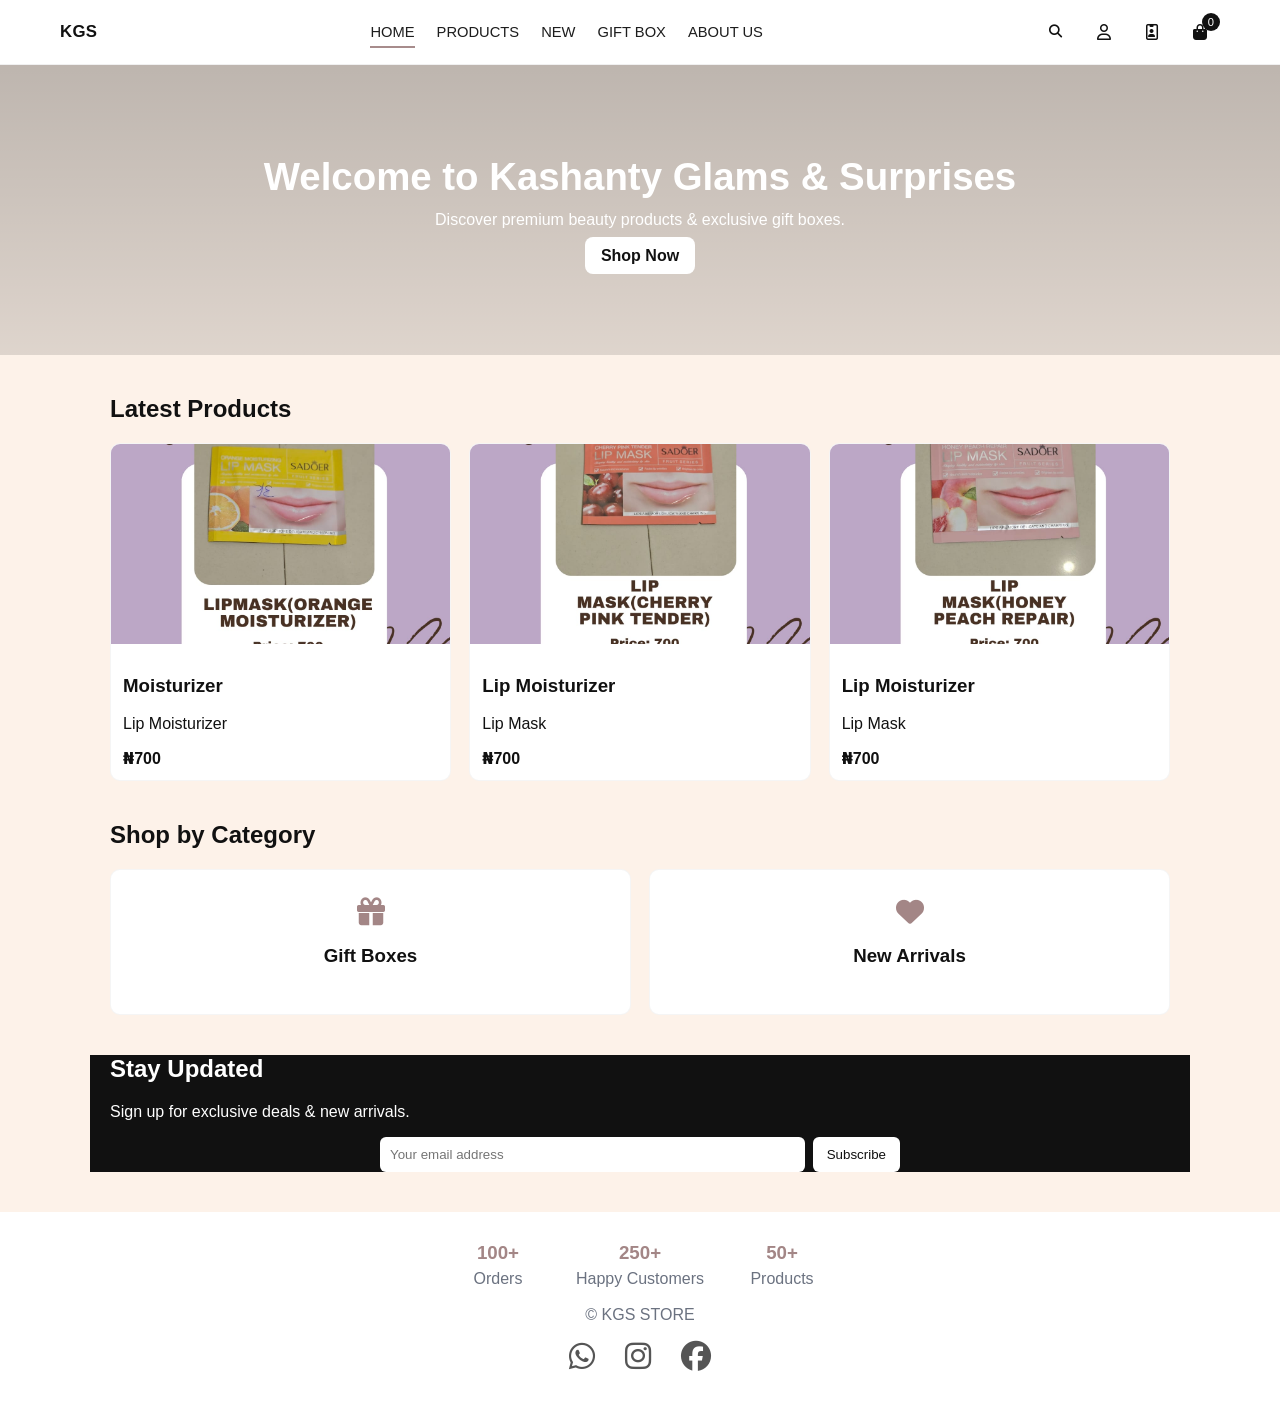
<file: index.html>
<!DOCTYPE html>
<html lang="en">
<head>
  <meta charset="utf-8" />
  <meta name="viewport" content="width=device-width,initial-scale=1" />
  <title>Kashanty Glams & Surprises</title>
<link rel="icon" type="image/png" href="favicon.jpg">
  <!-- Font Awesome -->
  <link rel="stylesheet" href="https://cdnjs.cloudflare.com/ajax/libs/font-awesome/6.5.0/css/all.min.css"/>

  <style>
    :root{
      --nav-h:64px;
      --bg:#fdf2e9;
      --ink:#111;
      --muted:#6b7280;
      --accent:#a38686;
      --drawer-width:320px;
    }

    /* ---------- Base ---------- */
    *{box-sizing:border-box}
    body{margin:0;font-family:Arial,system-ui,-apple-system,"Segoe UI",Roboto,"Helvetica Neue",sans-serif;background:var(--bg);color:var(--ink);-webkit-font-smoothing:antialiased}
    a{color:inherit;text-decoration:none}

    /* ---------- Top Nav ---------- */
    .site-nav{
      position:sticky;top:0;left:0;right:0;
      z-index:1100;
      background:#fff;
      border-bottom:1px solid rgba(0,0,0,0.06);
    }
    .nav-inner{
      max-width:1200px;margin:0 auto;padding:10px 20px;display:flex;align-items:center;justify-content:space-between;gap:12px;height:var(--nav-h);
    }
    .brand{font-weight:700; font-size:1.05rem; letter-spacing:0.02em}
    .primary-nav{display:flex;gap:22px;list-style:none;margin:0;padding:0;align-items:center}
    .primary-nav a{font-size:0.92rem;text-transform:uppercase;opacity:.95;padding:6px 0;border-bottom:2px solid transparent}
    .primary-nav a.is-active{border-bottom-color:var(--accent)}
    .utility{display:flex;align-items:center;gap:8px}

    .icon-btn{width:40px;height:40px;border-radius:10px;display:grid;place-items:center;border:none;background:transparent;cursor:pointer;color:var(--ink)}
    .icon-btn:hover{background:#f3f4f6}

    .cart{position:relative}
    .cart .badge{position:absolute;top:1px;right:0;background:var(--ink);color:#fff;min-width:18px;height:18px;line-height:18px;border-radius:999px;font-size:.7rem;padding:0 5px;text-align:center}

    /* Hide hamburger on desktop, show only mobile */
    .hamburger{display:none}

    /* ---------- Nav search (slide-down) ---------- */
    .nav-search{display:none;border-top:1px solid rgba(0,0,0,0.05);background:#fff}
    .nav-search form{max-width:1100px;margin:0 auto;padding:10px 18px;display:flex;gap:10px;align-items:center}
    .nav-search input{flex:1;height:40px;padding:8px 12px;border:1px solid #e6e6e6;border-radius:8px}
    .nav-search button{width:40px;height:40px;border-radius:8px;border:none;background:#f3f3f3;display:grid;place-items:center}

    /* ---------- Hero & sections (kept simple) ---------- */
    .hero{padding:90px 20px;text-align:center;background:url('https://source.unsplash.com/1600x600/?cosmetics,beauty') center/cover no-repeat;color:#fff;position:relative}
    .hero::after{content:"";position:absolute;inset:0;background:linear-gradient(180deg,rgba(0,0,0,0.25),rgba(0,0,0,0.12))}
    .hero .hero-inner{position:relative;z-index:1;max-width:1100px;margin:0 auto}
    .hero h1{font-size:2.4rem;margin:0 0 12px}
    .hero p{margin:0 0 18px}

    .section{max-width:1100px;margin:40px auto;padding:0 20px}
    .products{display:grid;grid-template-columns:repeat(auto-fit,minmax(220px,1fr));gap:18px}
    .product{background:#fff;border-radius:10px;overflow:hidden;border:1px solid rgba(0,0,0,0.04);text-align:left}
    .product img{width:100%;height:200px;object-fit:cover;display:block}
    .product .info{padding:12px}

    /* ---------- Bottom Nav (mobile) ---------- */
    .bottom-nav{
      position:fixed;left:0;right:0;bottom:0;height:64px;background:#fff;border-top:1px solid rgba(0,0,0,0.06);display:flex;z-index:1000;align-items:center;justify-content:space-around;padding:0 6px
    }
    .bottom-nav .nav-item{flex:1;text-align:center;font-size:12px;color:#444;display:flex;flex-direction:column;align-items:center;justify-content:center;padding:6px 0}
    .bottom-nav .nav-item i{font-size:18px;margin-bottom:4px}

    /* Show bottom nav only on small screens */
    @media(min-width:961px){.bottom-nav{display:none}}

    /* ---------- Category Drawer ---------- */
    .category-drawer{
      position:fixed;top:0;left:0;width:var(--drawer-width);height:100vh;
      background: linear-gradient(180deg,#fff,#f7f6f6);
      box-shadow: 6px 0 30px rgba(0,0,0,0.12);
      transform:translateX(-120%); /* hidden */
      transition:transform .32s cubic-bezier(.2,.9,.25,1);
      z-index:2000;display:flex;flex-direction:column;padding:22px 18px;
      -webkit-overflow-scrolling:touch;
    }
    .category-drawer.active{transform:translateX(0)}
    .category-drawer .drawer-header{display:flex;align-items:center;justify-content:space-between;gap:10px}
    .category-drawer h3{margin:0;font-size:20px;font-weight:700}
    .category-drawer .close-btn{background:transparent;border:none;font-size:22px;cursor:pointer;color:#333}
    .category-drawer hr{border:0;border-top:1px solid rgba(0,0,0,0.06);margin:14px 0}
    .category-drawer ul{list-style:none;padding:0;margin:8px 0;overflow:auto}
    .category-drawer li{margin:2px 0}
    .category-drawer a{display:flex;gap:12px;align-items:center;padding:12px;border-radius:8px;color:#333;font-weight:600}
    .category-drawer a i{width:28px;text-align:center;color:var(--accent)}
    .category-drawer a:hover{background:#f3f3f3}

    /* overlay */
    .overlay{position:fixed;inset:0;background:rgba(0,0,0,0.45);opacity:0;pointer-events:none;transition:opacity .25s;z-index:1900}
    .overlay.active{opacity:1;pointer-events:auto}

    /* when drawer is open prevent body scroll */
    .drawer-open{overflow:hidden;height:100vh}

    /* make drawer hidden on wider screens (we only want it on mobile) */
    @media(min-width:769px){
      .category-drawer{display:none}
      .overlay{display:none}
    }

    /* a bit of polish - large text in drawer on mobile */
    @media(max-width:420px){
      .category-drawer a{font-size:16px;padding:14px}
    }

    /* Hide desktop nav on mobile */
@media (max-width: 768px) {
  .site-nav {
    display: none;
  }

  /* Top Nav */
  .mobile-top-nav {
    display: block;
    background: #fff;
    border-bottom: 1px solid #ddd;
    padding: 10px 15px;
    position: sticky;
    top: 0;
    z-index: 1000;
  }
  .mobile-top-inner {
    display: flex;
    justify-content: space-between;
    align-items: center;
  }
  .mobile-top-nav .brand {
    font-size: 20px;
    font-weight: bold;
    color: #333;
    text-decoration: none;
  }
  .nav-icons {
    display: flex;
    gap: 15px;
  }
  .nav-icons button {
    background: none;
    border: none;
    font-size: 20px;
    cursor: pointer;
  }

  /* Search dropdown */
  .mobile-search {
    display: none;
    padding: 10px;
    border-top: 1px solid #ddd;
    background: #f9f9f9;
  }
  .mobile-search form {
    display: flex;
  }
  .mobile-search input {
    flex: 1;
    padding: 8px;
    border: 1px solid #ccc;
    border-radius: 4px;
  }
  .mobile-search button {
    margin-left: 5px;
    background: #ff4081;
    color: #fff;
    border: none;
    padding: 8px 12px;
    border-radius: 4px;
  }

  /* Menu dropdown */
  .mobile-menu {
    display: none;
    list-style: none;
    padding: 0;
    margin: 0;
    border-top: 1px solid #ddd;
    background: #fff;
  }
  .mobile-menu li {
    border-bottom: 1px solid #eee;
  }
  .mobile-menu li a {
    display: block;
    padding: 12px;
    color: #333;
    text-decoration: none;
  }
  .mobile-menu li a:hover {
    background: #f5f5f5;
  }

  /* Bottom Nav */
  .mobile-bottom-nav {
    display: flex;
    justify-content: space-around;
    align-items: center;
    background: #fff;
    border-top: 1px solid #ddd;
    position: fixed;
    bottom: 0;
    width: 100%;
    padding: 5px 0;
    z-index: 1000;
  }
  .mobile-bottom-nav .nav-item {
    display: flex;
    flex-direction: column;
    align-items: center;
    font-size: 12px;
    text-decoration: none;
    color: #333;
  }
  .mobile-bottom-nav .nav-item i {
    font-size: 18px;
    margin-bottom: 3px;
  }
}

/* Show mobile nav only on small screens */
@media (max-width: 768px) {
  .site-nav { /* your desktop nav class */
    display: none;
  }

  .top-mobile-nav,
  .bottom-mobile-nav {
    display: flex;
  }

  .top-mobile-nav {
    justify-content: space-between;
    align-items: center;
    padding: 10px 15px;
    background: #fff;
    border-bottom: 1px solid #eee;
  }

  .bottom-mobile-nav {
    position: fixed;
    bottom: 0;
    left: 0;
    right: 0;
    background: #fff;
    border-top: 1px solid #eee;
    justify-content: space-around;
    padding: 8px 0;
    z-index: 1000;
  }

  .bottom-mobile-nav a {
    text-align: center;
    flex: 1;
    font-size: 14px;
    color: #333;
  }
}

/* Hide mobile navbar by default */
.mobile-nav {
  display: none;
}

/* Show mobile navbar only on small screens */
@media screen and (max-width: 768px) {
  .mobile-nav {
    display: flex;
    flex-direction: column;
    justify-content: space-between;
    position: fixed;
    top: 0;
    left: 0;
    width: 100%;
    height: auto;
    background: white;
    box-shadow: 0 2px 8px rgba(0,0,0,0.1);
    z-index: 1000;
  }

  .top-bar {
    display: flex;
    align-items: center;
    justify-content: space-between;
    padding: 10px 16px;
    border-bottom: 1px solid #eee;
  }

  .brand {
    font-size: 18px;
    font-weight: bold;
  }

  .bottom-nav {
    display: flex;
    justify-content: space-around;
    padding: 10px 0;
    border-top: 1px solid #eee;
  }

  .bottom-nav a {
    text-decoration: none;
    color: #555;
    font-size: 14px;
  }
}

/* --- FIX: clean mobile vs desktop nav visibility --- */

/* Hide mobile navbars by default (desktop view) */
.mobile-top-nav,
.bottom-nav {
  display: none;
}

/* Show them only on mobile screens */
@media (max-width: 768px) {
  /* Hide the desktop nav entirely */
  .site-nav {
    display: none;
  }

  /* Top mobile nav */
  .mobile-top-nav {
    display: block;
    background: #fff;
    border-bottom: 1px solid #ddd;
    padding: 10px 15px;
    position: sticky;
    top: 0;
    z-index: 1000;
  }

  /* Bottom mobile nav */
  .bottom-nav {
    display: flex;
  }
}

/* Desktop search bar styling */
.search-bar {
  display: flex;
  align-items: center;
  background: #fff;
  border-radius: 25px;
  padding: 5px 10px;
  border: 1px solid #ccc;
  position: relative;
  z-index: 1000; /* ensures it's clickable */
}

.search-bar input {
  flex: 1;
  border: none;
  outline: none;
  padding: 8px;
  font-size: 14px;
}

.search-bar button {
  background: none;
  border: none;
  cursor: pointer;
  color: #555;
  font-size: 16px;
}

.search-bar button:hover {
  color: #000;
}

.footer-social {
  display: flex;
  justify-content: center;
  gap: 30px;
  margin-top: 1rem;
}

.footer-social a {
  color: #555;
  font-size: 30px;
  transition: color 0.3s ease, transform 0.3s ease;
}

.footer-social a:hover {
  color: #ff3333;
  transform: scale(1.2);
}

footer {
  transform: translateY(30px);
  opacity: 0;
  transition: all 0.6s ease-out;
}

footer.visible {
  transform: translateY(0);
  opacity: 1;
}

@media (max-width: 775px) {
  .bottom-nav {
    position: sticky;
    bottom: 0;
    top: auto;
    margin-top: 20px; /* adds some gap above */
  }
}

  </style>
</head>
<body>

  <!-- TOP MOBILE NAV -->
<nav class="mobile-top-nav">
  <div class="mobile-top-inner">
    <!-- Brand -->
    <a href="index.html" class="brand">KGS</a>

    <!-- Icons -->
    <div class="nav-icons">
      <!-- Search -->
      <button id="mobileSearchBtn"><i class="fa-solid fa-magnifying-glass"></i></button>
      <!-- Menu -->
      <button id="mobileMenuBtn"><i class="fa-solid fa-bars"></i></button>
    </div>
  </div>

  <!-- Search dropdown -->
  <div class="mobile-search" id="mobileSearch">
    <form action="product.html" method="get">
      <input type="text" name="q" placeholder="Search products…" />
      <button type="submit"><i class="fa-solid fa-arrow-right"></i></button>
    </form>
  </div>

  <!-- Dropdown Menu -->
  <ul class="mobile-menu" id="mobileMenu">
    <li><a href="product.html">Products</a></li>
    <li><a href="sale.html">Gift Box</a></li>
    <li><a href="new.html">New</a></li>
    <li><a href="contact.html">About Us</a></li>
  </ul>
</nav>


  <!-- TOP NAV -->
  <nav class="site-nav" id="site-nav">
    <div class="nav-inner">
      <a href="index.html" class="brand">KGS</a>

      <ul class="primary-nav" id="primaryNav">
        <li><a href="index.html" class="is-active">Home</a></li>
        <li><a href="product.html">Products</a></li>
        <li><a href="new.html">New</a></li>
        <li><a href="sale.html">Gift Box</a></li>
        <li><a href="contact.html">About Us</a></li>
      </ul>

      <div class="utility">
        <button class="icon-btn" id="searchToggle" aria-label="search"><i class="fa-solid fa-magnifying-glass"></i></button>
        <a href="login.html" class="icon-btn" title="Login"><i class="fa-regular fa-user"></i></a>
        <a href="register.html" class="icon-btn" title="Register"><i class="fa-regular fa-id-badge"></i></a>
        <a href="cart.html" class="icon-btn cart" title="Cart"><i class="fa-solid fa-bag-shopping"></i><span class="badge" id="cart-count">0</span></a>
        <button class="icon-btn hamburger" id="navToggle" aria-label="menu" title="Menu"><span style="display:block;width:18px;height:2px;background:var(--ink);margin:3px 0"></span></button>
      </div>
    </div>

    <!-- slide-down search (kept simple) -->
    <div class="nav-search" id="navSearch">
      <form action="product.html" method="get" class="search-bar">
  <input type="text" name="q" placeholder="Search products..." required>
  <button type="submit"><i class="fa-solid fa-search"></i></button>
</form>
    </div>
  </nav>

  <!-- HERO -->
  <section class="hero">
    <div class="hero-inner">
      <h1>Welcome to Kashanty Glams & Surprises</h1>
      <p>Discover premium beauty products & exclusive gift boxes.</p>
      <a href="product.html" style="background:#fff;color:#111;padding:10px 16px;border-radius:8px;font-weight:700">Shop Now</a>
    </div>
  </section>

  <!-- SIMPLE FEATURE LIST -->
  <section class="section">
    <h2>Latest Products</h2>
    <div class="products">
      <a class="product" href="product.html">
        <img src="34.jpg" alt="Lip Mask">
        <div class="info"><h3>Moisturizer</h3><p>Lip Moisturizer</p><strong>₦700</strong></div>
      </a>
      <a class="product" href="product.html">
        <img src="35.jpg" alt="Lip Mask">
        <div class="info"><h3>Lip Moisturizer</h3><p>Lip Mask</p><strong>₦700</strong></div>
      </a>
      <a class="product" href="product.html">
        <img src="36.jpg" alt="Lip Mask">
        <div class="info"><h3>Lip Moisturizer</h3><p>Lip Mask</p><strong>₦700</strong></div>
      </a>
    </div>
  </section>

  <!-- COLLECTIONS -->
  <section class="section">
    <h2>Shop by Category</h2>
    <div class="collections" style="display:grid;grid-template-columns:repeat(auto-fit,minmax(200px,1fr));gap:18px">
      <a href="sale.html" class="product collection" style="text-align:center;padding:28px 20px">
        <i class="fa-solid fa-gift" style="font-size:28px;color:var(--accent)"></i>
        <h3>Gift Boxes</h3>
      </a>
      <a href="new.html" class="product collection" style="text-align:center;padding:28px 20px">
        <i class="fa-solid fa-heart" style="font-size:28px;color:var(--accent)"></i>
        <h3>New Arrivals</h3>
      </a>
    </div>
  </section>

  <!-- NEWSLETTER -->
  <section class="section newsletter" style="background:#111;color:#fff;">
    <h2>Stay Updated</h2>
    <p>Sign up for exclusive deals & new arrivals.</p>
    <form style="max-width:520px;margin:12px auto 0;display:flex;gap:8px;">
      <input type="email" placeholder="Your email address" style="flex:1;padding:10px;border-radius:6px;border:none" />
      <button type="submit" style="padding:10px 14px;border-radius:6px;background:#fff;color:#111;border:none">Subscribe</button>
    </form>
  </section>

  <!-- STATS / FOOTER -->
  <footer style="padding:30px 20px;text-align:center;background:#fff">
    <div style="max-width:900px;margin:0 auto;display:flex;gap:18px;justify-content:center;flex-wrap:wrap">
      <div style="min-width:120px">
        <h3 style="margin:0;color:var(--accent)">100+</h3>
        <p style="margin:6px 0 0;color:var(--muted)">Orders</p>
      </div>
      <div style="min-width:120px">
        <h3 style="margin:0;color:var(--accent)">250+</h3>
        <p style="margin:6px 0 0;color:var(--muted)">Happy Customers</p>
      </div>
      <div style="min-width:120px">
        <h3 style="margin:0;color:var(--accent)">50+</h3>
        <p style="margin:6px 0 0;color:var(--muted)">Products</p>
      </div>
    </div>
    <p style="color:var(--muted);margin-top:18px">© KGS STORE</p>
    <div class="footer-social">
  <a href="https://wa.me/2347086445140" target="_blank"><i class="fab fa-whatsapp"></i></a>
  <a href="https://www.instagram.com/kashanty_glams_surprises_kgs?igsh=MXFvZnZoZm9qZDl0MQ==" target="_blank"><i class="fab fa-instagram"></i></a>
  <a href="https://www.facebook.com/share/1EzKHHWgAT/" target="_blank"><i class="fab fa-facebook"></i></a>
</div>

  </footer>

  <!-- ========== MOBILE BOTTOM NAV ========== -->
  <nav class="bottom-nav" aria-hidden="false">
    <a href="index.html" class="nav-item"><i class="fa-solid fa-house"></i><span>Shop</span></a>
    <a href="#" id="categoryBtn" class="nav-item"><i class="fa-solid fa-th"></i><span>Categories</span></a>
    <a href="#" id="accountBtn" class="nav-item"><i class="fa-regular fa-user"></i><span>Account</span></a>
    <a href="cart.html" class="nav-item"><i class="fa-solid fa-bag-shopping"></i><span>Cart</span></a>
  </nav>

  <!-- Category Drawer -->
  <div class="category-drawer" id="categoryDrawer" aria-hidden="true">
    <div class="drawer-header">
      <h3>Shop by Category</h3>
      <button id="closeCategory" class="close-btn" aria-label="Close drawer">&times;</button>
    </div>
    <hr />
    <ul>
      <li><a href="product.html"><i class="fa-solid fa-list"></i>All Products</a></li>
      <li><a href="product.html?q=Necklace"><i class="fa-solid fa-gem"></i>Necklace</a></li>
      <li><a href="product.html?q=Earring"><i class="fa-solid fa-ring"></i>Earring</a></li>
      <li><a href="product.html?q=Bracelet"><i class="fa-solid fa-link"></i>Bracelet</a></li>
      <li><a href="product.html?q=Arm Candy"><i class="fa-solid fa-swatchbook"></i>Arm Candy</a></li>
      <li><a href="product.html?q=Lipgloss"><i class="fa-solid fa-droplet"></i>Lipgloss</a></li>
      <li><a href="product.html?q=Lipliner"><i class="fa-solid fa-pen"></i>Lipliner</a></li>
      <li><a href="product.html?q=Keychain"><i class="fa-solid fa-key"></i>Keychain</a></li>
      <li><a href="sale.html"><i class="fa-solid fa-gift"></i>Gift Boxes</a></li>
      <li><a href="new.html"><i class="fa-solid fa-heart"></i>New Arrivals</a></li>
    </ul>
  </div>

  <!-- Overlay -->
  <div class="overlay" id="overlay" aria-hidden="true"></div>
<script>
document.addEventListener("DOMContentLoaded", () => {
  // ====== CATEGORY DRAWER (BOTTOM NAV) ======
  const categoryBtn = document.getElementById("categoryBtn");
  const drawer = document.getElementById("categoryDrawer");
  const closeBtn = document.getElementById("closeCategory");
  const overlay = document.getElementById("overlay");
  const body = document.body;

  function openDrawer() {
    drawer.classList.add("active");
    overlay.classList.add("active");
    drawer.setAttribute("aria-hidden", "false");
    overlay.setAttribute("aria-hidden", "false");
    body.classList.add("drawer-open");
  }
  function closeDrawer() {
    drawer.classList.remove("active");
    overlay.classList.remove("active");
    drawer.setAttribute("aria-hidden", "true");
    overlay.setAttribute("aria-hidden", "true");
    body.classList.remove("drawer-open");
  }

  categoryBtn?.addEventListener("click", (e) => {
    e.preventDefault();
    openDrawer();
  });
  closeBtn?.addEventListener("click", closeDrawer);
  overlay?.addEventListener("click", closeDrawer);
  window.addEventListener("keydown", (ev) => {
    if (ev.key === "Escape") closeDrawer();
  });

  // ====== ACCOUNT BTN ======
  const accountBtn = document.getElementById("accountBtn");
  accountBtn?.addEventListener("click", (e) => {
    e.preventDefault();
    window.location.href = "login.html";
  });

  // ====== MOBILE NAV (TOP) ======
  const searchBtn = document.getElementById("mobileSearchBtn");
  const searchBox = document.getElementById("mobileSearch");
  const menuBtn = document.getElementById("mobileMenuBtn");
  const menu = document.getElementById("mobileMenu");

  searchBtn?.addEventListener("click", () => {
    searchBox.style.display =
      searchBox.style.display === "block" ? "none" : "block";
    menu.style.display = "none";
  });

  menuBtn?.addEventListener("click", () => {
    menu.style.display = menu.style.display === "block" ? "none" : "block";
    searchBox.style.display = "none";
  });

  // ====== DESKTOP SEARCH TOGGLE ======
  const searchToggle = document.getElementById("searchToggle");
  const navSearch = document.getElementById("navSearch");

  if (searchToggle && navSearch) {
    searchToggle.addEventListener("click", () => {
      navSearch.style.display =
        navSearch.style.display === "block" ? "none" : "block";
    });
  }
});
</script>
  </script>
  <script>
document.addEventListener("DOMContentLoaded", () => {
  const footer = document.querySelector("footer");
  const observer = new IntersectionObserver(entries => {
    entries.forEach(entry => {
      if (entry.isIntersecting) {
        footer.classList.add("visible");
      }
    });
  });
  observer.observe(footer);
});
</script>

</body>
</html>
</file>
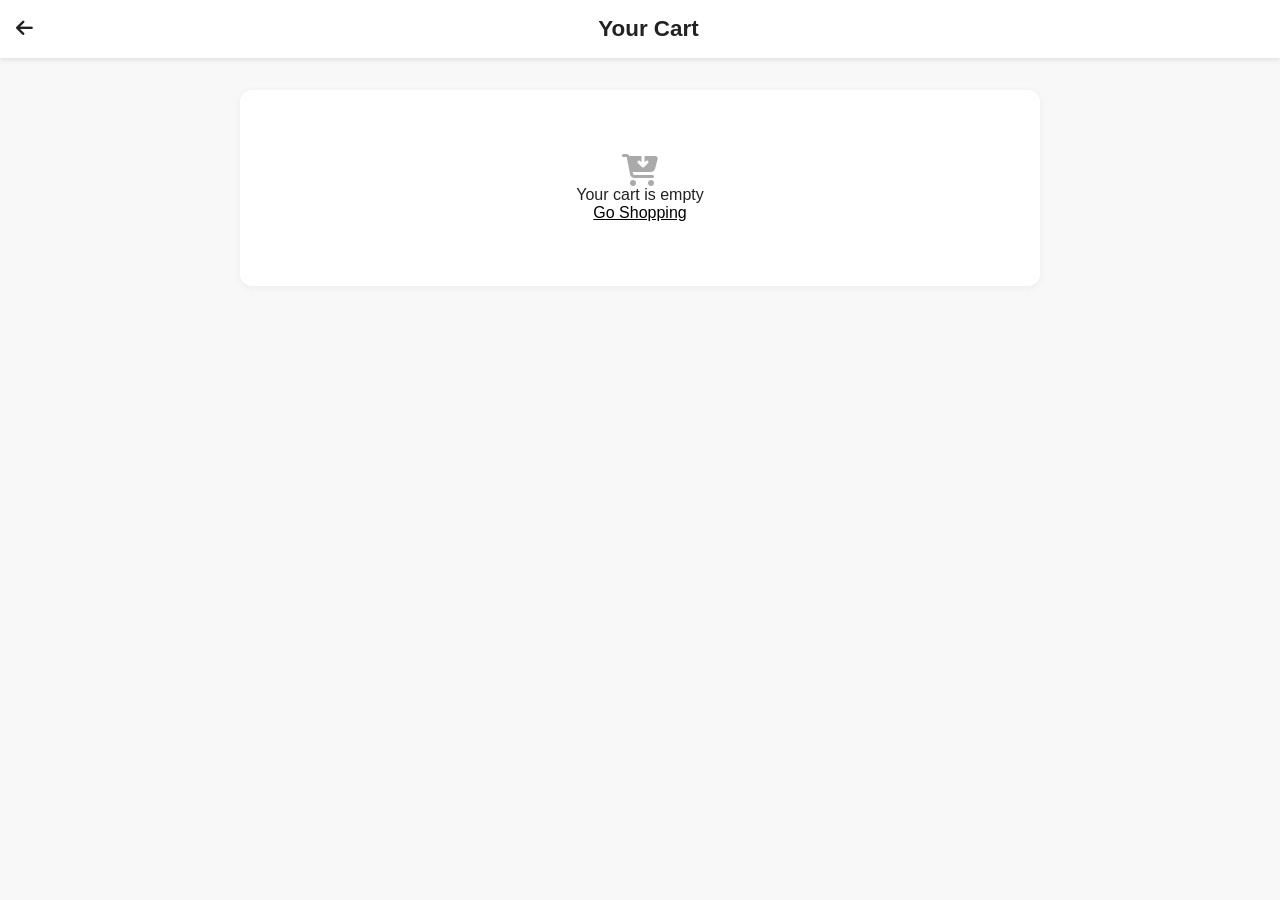
<file: cart.html>
<!DOCTYPE html>
<html lang="en">
<head>
  <meta charset="UTF-8" />
  <meta name="viewport" content="width=device-width, initial-scale=1.0" />
  <title>Shopping Cart | KGS</title>
  <link rel="stylesheet" href="style.css" />
  <link
    rel="stylesheet"
    href="https://cdnjs.cloudflare.com/ajax/libs/font-awesome/6.4.0/css/all.min.css"
  />
  <link rel="icon" type="image/png" href="favicon.jpg">
  <style>
    body {
      font-family: 'Poppins', sans-serif;
      background: #f8f8f8;
      margin: 0;
      color: #222;
    }

    header {
      background: #fff;
      padding: 1rem;
      box-shadow: 0 2px 5px rgba(0,0,0,0.1);
      display: flex;
      align-items: center;
      justify-content: space-between;
      position: sticky;
      top: 0;
      z-index: 10;
    }

    header h1 { font-size: 1.4rem; font-weight: 600; }
    header a { color: #222; text-decoration: none; font-size: 1.2rem; }

    .cart-container {
      max-width: 800px;
      margin: 2rem auto 5rem;
      background: #fff;
      border-radius: 12px;
      padding: 1.5rem;
      box-shadow: 0 2px 8px rgba(0,0,0,0.05);
    }

    .cart-item {
      display: flex;
      align-items: center;
      justify-content: space-between;
      border-bottom: 1px solid #eee;
      padding: 1rem 0;
    }

    .cart-item img {
      width: 70px;
      height: 70px;
      border-radius: 8px;
      object-fit: cover;
    }

    .cart-info { flex: 1; margin-left: 1rem; }
    .cart-info h3 { font-size: 1rem; margin: 0; }
    .cart-info p { font-size: 0.9rem; color: #777; }

    .cart-actions {
      display: flex;
      align-items: center;
      gap: 0.5rem;
    }

    .cart-actions input {
      width: 40px;
      text-align: center;
      border: 1px solid #ccc;
      border-radius: 5px;
      padding: 0.2rem;
    }

    .cart-actions button {
      background: none;
      border: none;
      font-size: 1rem;
      cursor: pointer;
      color: #333;
    }

    .remove-btn {
      background: #ffeded;
      color: #ff3333;
      border: none;
      padding: 0.4rem 0.8rem;
      border-radius: 5px;
      cursor: pointer;
      font-size: 0.8rem;
      transition: 0.3s;
    }

    .remove-btn:hover { background: #ffcccc; }

    .cart-summary { text-align: right; margin-top: 2rem; }
    .cart-summary h2 { font-size: 1.2rem; margin-bottom: 1rem; }

    .checkout-btn {
      background: #ff5252;
      color: #fff;
      border: none;
      padding: 0.8rem 1.5rem;
      border-radius: 8px;
      cursor: pointer;
      font-size: 1rem;
      transition: 0.3s;
    }

    .checkout-btn:hover { background: #ff3333; }

    .mobile-bottom-nav {
      position: fixed;
      bottom: 0;
      left: 0;
      width: 100%;
      background: #fff;
      border-top: 1px solid #ddd;
      display: flex;
      justify-content: space-around;
      align-items: center;
      padding: 0.5rem 0;
      z-index: 1000;
    }

    .mobile-bottom-nav a {
      display: flex;
      flex-direction: column;
      align-items: center;
      text-decoration: none;
      color: #444;
      font-size: 0.8rem;
    }

    .mobile-bottom-nav i { font-size: 1.3rem; margin-bottom: 3px; }

    @media (min-width: 768px) {
      .mobile-bottom-nav { display: none; }
    }
  </style>
</head>
<body>

  <header>
    <a href="index.html"><i class="fa-solid fa-arrow-left"></i></a>
    <h1>Your Cart</h1>
    <span></span>
  </header>

  <!-- DYNAMIC CART -->
  <div class="cart-container" id="cartContainer">
    <p style="text-align:center;">Loading your cart...</p>
  </div>

  <!-- MOBILE NAV -->
  <nav class="mobile-bottom-nav">
    <a href="index.html"><i class="fa-solid fa-house"></i><span>Home</span></a>
    <a href="#" id="categoryBtn"><i class="fa-solid fa-th"></i><span>Category</span></a>
    <a href="#" id="accountBtn"><i class="fa-regular fa-user"></i><span>Account</span></a>
    <a href="cart.html"><i class="fa-solid fa-bag-shopping"></i><span>Cart</span></a>
  </nav>

  <script>
    document.addEventListener("DOMContentLoaded", () => {
      const cartContainer = document.getElementById("cartContainer");
      let cart = JSON.parse(localStorage.getItem("cart")) || [];

      if (cart.length === 0) {
        cartContainer.innerHTML = `
          <div style="text-align:center; padding:40px;">
            <i class="fa-solid fa-cart-arrow-down" style="font-size:2rem; color:#aaa;"></i>
            <p>Your cart is empty</p>
            <a href="product.html" style="color:#000; text-decoration:underline;">Go Shopping</a>
          </div>
        `;
        return;
      }

      cartContainer.innerHTML = `
        ${cart.map((item, i) => `
          <div class="cart-item">
            <img src="${item.image}" alt="${item.name}">
            <div class="cart-info">
              <h3>${item.name}</h3>
              <p>₦${item.price}</p>
            </div>
            <div class="cart-actions">
              <button class="minus">-</button>
              <input type="text" value="${item.quantity || 1}" readonly>
              <button class="plus">+</button>
              <button class="remove-btn" data-index="${i}">Remove</button>
            </div>
          </div>
        `).join("")}
        <div class="cart-summary">
          <h2 id="cartTotal"></h2>
          <button class="checkout-btn">Proceed to Checkout</button>
        </div>
      `;

      function updateTotal() {
        const total = cart.reduce((sum, item) => sum + item.price * (item.quantity || 1), 0);
        document.getElementById("cartTotal").textContent = `Total: ₦${total}`;
      }

      updateTotal();

      document.querySelectorAll(".plus").forEach((btn, i) => {
        btn.addEventListener("click", () => {
          cart[i].quantity = (cart[i].quantity || 1) + 1;
          localStorage.setItem("cart", JSON.stringify(cart));
          location.reload();
        });
      });

      document.querySelectorAll(".minus").forEach((btn, i) => {
        btn.addEventListener("click", () => {
          if ((cart[i].quantity || 1) > 1) {
            cart[i].quantity--;
            localStorage.setItem("cart", JSON.stringify(cart));
            location.reload();
          }
        });
      });

      document.querySelectorAll(".remove-btn").forEach((btn, i) => {
        btn.addEventListener("click", () => {
          cart.splice(i, 1);
          localStorage.setItem("cart", JSON.stringify(cart));
          location.reload();
        });
      });

      // ✅ WhatsApp Checkout Integration
      const whatsappNumber = "2347086445140"; // Replace with your WhatsApp number

      document.querySelector(".checkout-btn").addEventListener("click", () => {
        let orderMessage = "Hello, I'd like to order:\n\n";
        cart.forEach(item => {
          orderMessage += `${item.name} (₦${item.price}) x ${item.quantity || 1}\n`;
        });

        const total = cart.reduce((sum, item) => sum + item.price * (item.quantity || 1), 0);
        orderMessage += `\nTotal: ₦${total}\n\nPlease confirm availability.`;

        const encodedMessage = encodeURIComponent(orderMessage);
        window.open(`https://wa.me/${whatsappNumber}?text=${encodedMessage}`, "_blank");
      });
    });
  </script>
  </body>
</file>
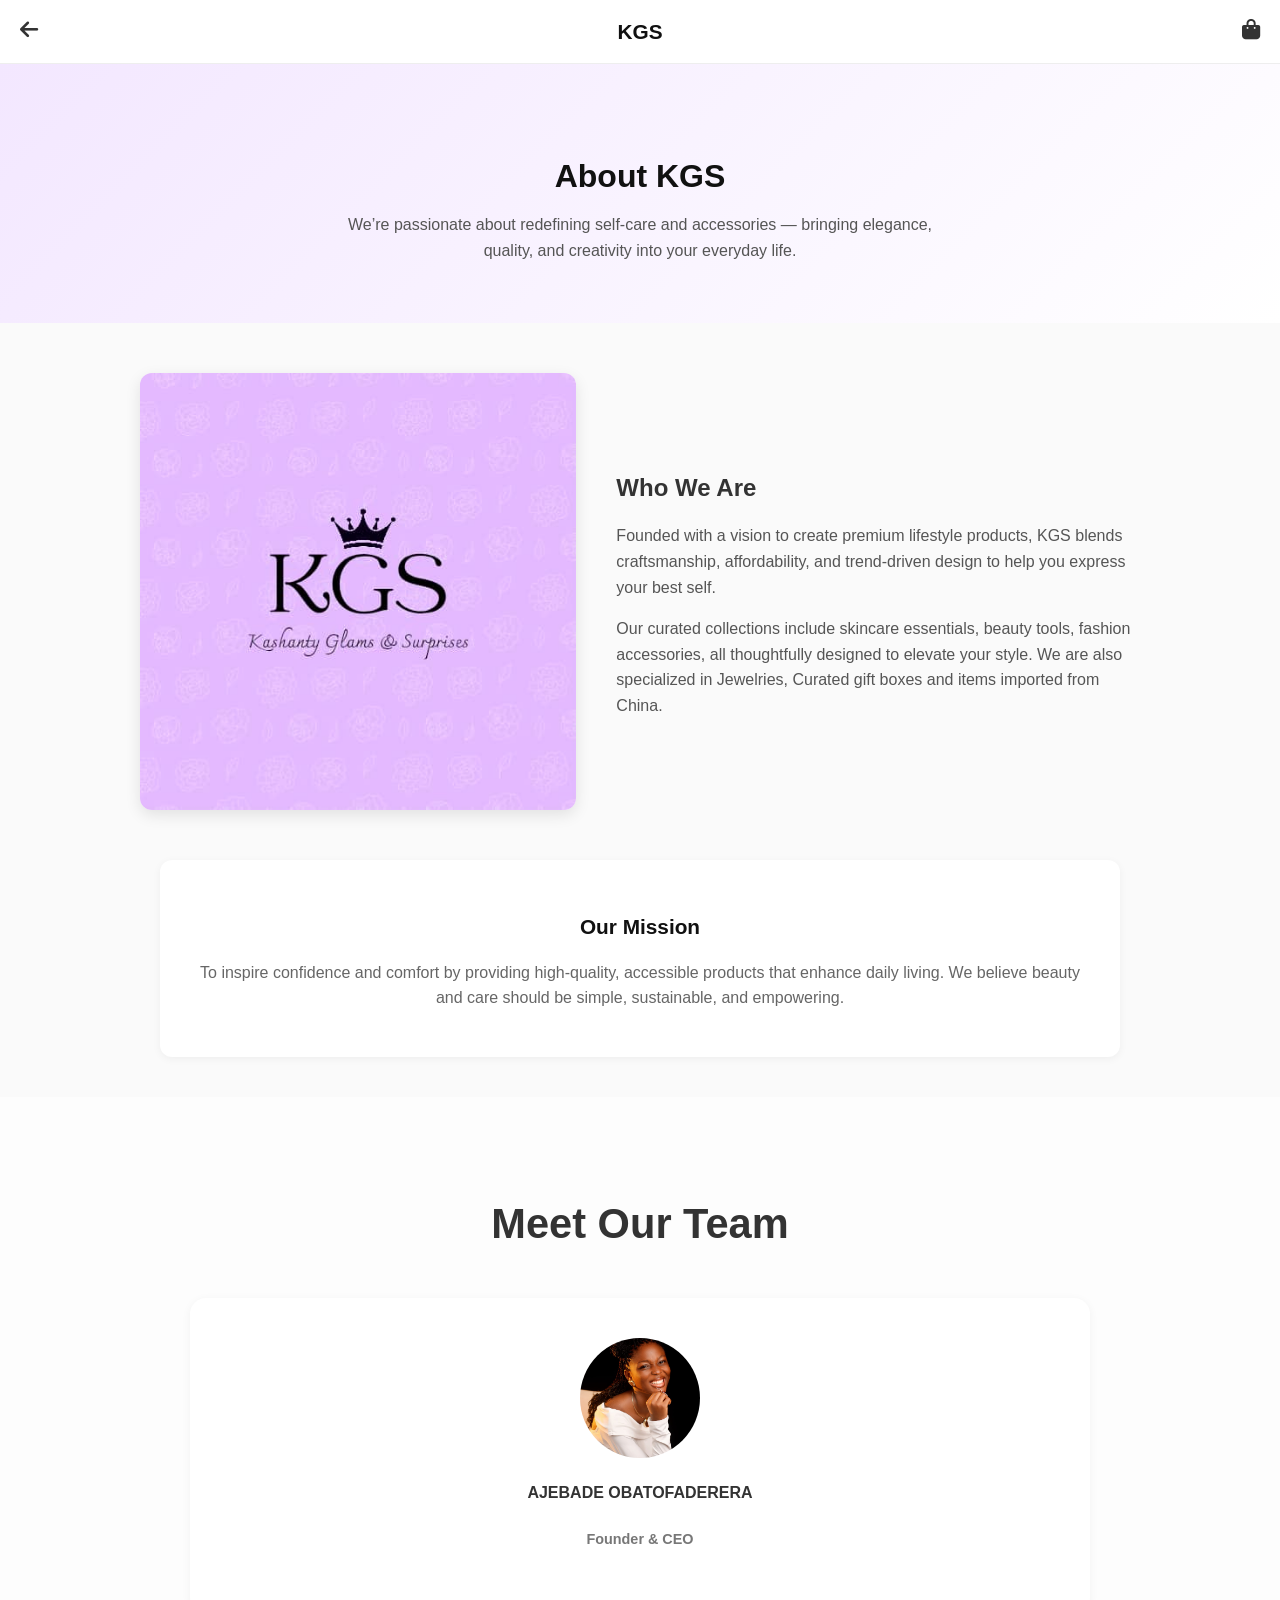
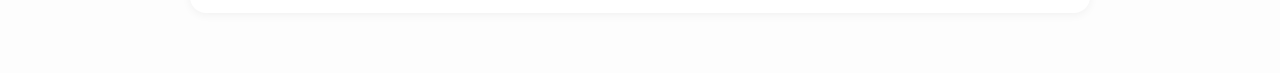
<file: contact.html>
<!DOCTYPE html>
<html lang="en">
<head>
  <meta charset="UTF-8" />
  <meta name="viewport" content="width=device-width, initial-scale=1.0" />
  <title>About Us | KGS</title>
  <link rel="stylesheet" href="https://cdnjs.cloudflare.com/ajax/libs/font-awesome/6.5.0/css/all.min.css"/>
  <link rel="icon" type="image/png" href="favicon.jpg">
  <style>
    /* ===== GENERAL STYLES ===== */
    body {
      margin: 0;
      font-family: "Poppins", sans-serif;
      background: #fafafa;
      color: #333;
      line-height: 1.6;
    }

    header {
      background: #fff;
      padding: 15px 20px;
      display: flex;
      align-items: center;
      justify-content: space-between;
      border-bottom: 1px solid #eee;
      position: sticky;
      top: 0;
      z-index: 10;
    }

    header .brand {
      font-weight: 700;
      font-size: 1.3rem;
      color: #111;
      text-decoration: none;
    }

    header a {
      text-decoration: none;
      color: #333;
    }

    header i {
      font-size: 1.3rem;
    }

    /* ===== HERO SECTION ===== */
    .hero {
      background: linear-gradient(135deg, #f3e7ff, #fff);
      padding: 60px 20px;
      text-align: center;
    }

    .hero h1 {
      font-size: 2rem;
      margin-bottom: 10px;
      color: #111;
    }

    .hero p {
      font-size: 1rem;
      color: #555;
      max-width: 600px;
      margin: 0 auto;
    }

    /* ===== ABOUT CONTENT ===== */
    .about-container {
      max-width: 1000px;
      margin: 50px auto;
      padding: 0 20px;
      display: flex;
      flex-wrap: wrap;
      gap: 40px;
      align-items: center;
    }

    .about-container img {
      flex: 1;
      min-width: 280px;
      border-radius: 12px;
      object-fit: cover;
      width: 100%;
      box-shadow: 0 5px 15px rgba(0,0,0,0.1);
    }

    .about-text {
      flex: 1.2;
      min-width: 300px;
    }

    .about-text h2 {
      font-size: 1.5rem;
      margin-bottom: 15px;
    }

    .about-text p {
      margin-bottom: 15px;
      color: #555;
    }

    .mission {
      background: #fff;
      border-radius: 12px;
      padding: 30px;
      margin: 40px auto;
      max-width: 900px;
      box-shadow: 0 2px 8px rgba(0,0,0,0.05);
      text-align: center;
    }

    .mission h3 {
      font-size: 1.3rem;
      color: #111;
      margin-bottom: 10px;
    }

    .mission p {
      color: #666;
    }

    /* ===== TEAM SECTION ===== */
    .team {
      text-align: center;
      padding: 60px 20px;
      background: #fdfdfd;
    }

    .team h2 {
      font-size: 2.6rem;
      margin-bottom: 40px;
    }

    .team-grid {
      display: grid;
      grid-template-columns: repeat(auto-fit, minmax(180px, 1fr));
      gap: 40px;
      max-width: 900px;
      margin: 0 auto;
    }

    .team-card {
      background: #fff;
      border-radius: 16px;
      padding: 40px;
      box-shadow: 0 2px 10px rgba(0,0,0,0.05);
    }

    .team-card img {
      width: 120px;
      height: 120px;
      border-radius: 50%;
      object-fit: cover;
      margin-bottom: 10px;
    }

    .team-card h4 {
      margin: 5px 0;
      font-size: 1rem;
    }

    .team-card p {
      color: #777;
      font-size: 0.9rem;
    }

    /* ===== MOBILE NAV ===== */
    .mobile-bottom-nav {
      position: fixed;
      bottom: 0;
      left: 0;
      width: 100%;
      background: #fff;
      border-top: 1px solid #ddd;
      display: flex;
      justify-content: space-around;
      align-items: center;
      padding: 8px 0;
      z-index: 1000;
    }

    .mobile-bottom-nav a {
      text-decoration: none;
      color: #444;
      display: flex;
      flex-direction: column;
      align-items: center;
      font-size: 0.8rem;
    }

    .mobile-bottom-nav i {
      font-size: 1.3rem;
      margin-bottom: 3px;
    }

    @media (max-width: 768px) {
      .about-container {
        flex-direction: column;
      }
      header { justify-content: space-between; }
    }
  </style>
</head>
<body>

  <!-- HEADER -->
  <header>
    <a href="index.html"><i class="fa-solid fa-arrow-left"></i></a>
    <a href="index.html" class="brand">KGS</a>
    <a href="cart.html"><i class="fa-solid fa-bag-shopping"></i></a>
  </header>

  <!-- HERO SECTION -->
  <section class="hero">
    <h1>About KGS</h1>
    <p>We’re passionate about redefining self-care and accessories — bringing elegance, quality, and creativity into your everyday life.</p>
  </section>

  <!-- ABOUT INFO -->
  <section class="about-container">
    <img src="kgs.jpg" alt="About KGS">
    <div class="about-text">
      <h2>Who We Are</h2>
      <p>
        Founded with a vision to create premium lifestyle products, KGS blends craftsmanship, affordability, and trend-driven design to help you express your best self.
      </p>
      <p>
        Our curated collections include skincare essentials, beauty tools, fashion accessories, all thoughtfully designed to elevate your style.
       We are also specialized in Jewelries, Curated gift boxes and items imported from China.
      </p>
    </div>
  </section>

  <!-- MISSION -->
  <div class="mission">
    <h3>Our Mission</h3>
    <p>
      To inspire confidence and comfort by providing high-quality, accessible products that enhance daily living.  
      We believe beauty and care should be simple, sustainable, and empowering.
    </p>
  </div>

  <!-- TEAM -->
  <section class="team">
    <h2>Meet Our Team</h2>
    <div class="team-grid">
      <div class="team-card">
        <img src="coefade.jpeg" alt="CEO">
        <h4>AJEBADE OBATOFADERERA</h4>
        <strong><h5><p>Founder & CEO</p></h5></strong>
      </div>
      
  </section>

 

</body>
</html>
</file>
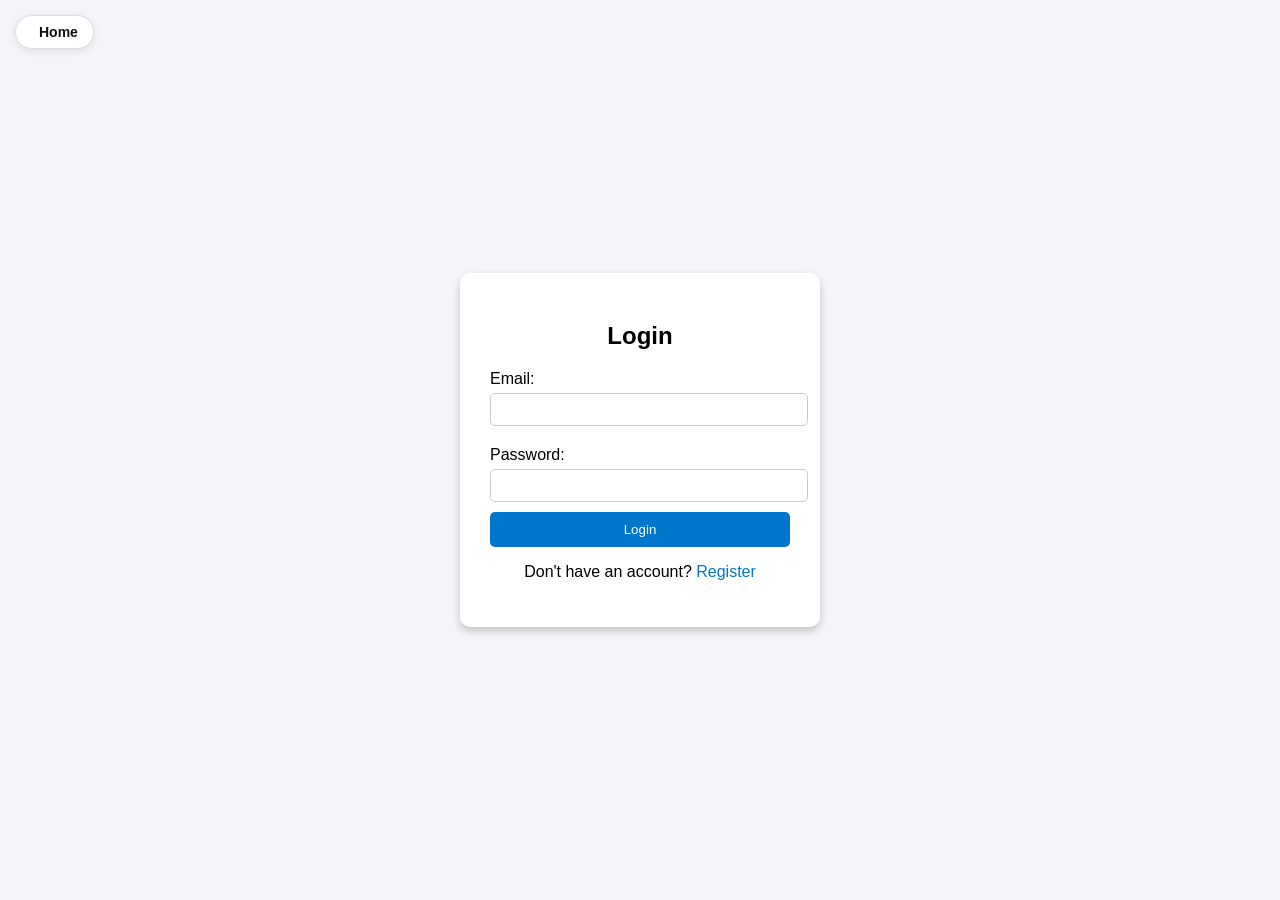
<file: login.html>
<!DOCTYPE html>
<html lang="en">
<head>
  <meta charset="UTF-8">
  <meta name="viewport" content="width=device-width, initial-scale=1.0">
  <title>Login - K.G.S</title>
  <link rel="icon" type="image/png" href="favicon.jpg">
  <style>
    body {
      font-family: Arial, sans-serif;
      background: #f4f4f9;
      display: flex;
      justify-content: center;
      align-items: center;
      height: 100vh;
      margin: 0;
    }
    .container {
      background: white;
      padding: 30px;
      border-radius: 10px;
      box-shadow: 0 4px 8px rgba(0,0,0,0.2);
      width: 300px;
    }
    h2 {
      text-align: center;
      margin-bottom: 20px;
    }
    label {
      display: block;
      margin: 10px 0 5px;
    }
    input {
      width: 100%;
      padding: 8px;
      margin-bottom: 10px;
      border-radius: 5px;
      border: 1px solid #ccc;
    }
    button {
      width: 100%;
      padding: 10px;
      background: #0077cc;
      color: white;
      border: none;
      border-radius: 5px;
      cursor: pointer;
    }
    button:hover {
      background: #005fa3;
    }
    .error {
      color: red;
      font-size: 0.8rem;
      margin-bottom: 8px;
    }
    .link {
      text-align: center;
      margin-top: 10px;
    }
    .link a {
      color: #0077cc;
      text-decoration: none;
    }
    .back-home {
  display: inline-flex;
  align-items: center;
  gap: 8px;
  text-decoration: none;
  color: #111;
  font-weight: 600;
  font-size: 14px;
  background: #fff;
  border: 1px solid #ddd;
  border-radius: 25px;
  padding: 8px 15px;
  position: fixed;
  top: 15px;
  left: 15px;
  box-shadow: 0 2px 8px rgba(0, 0, 0, 0.1);
  transition: background 0.3s ease, color 0.3s ease;
  z-index: 1000;
}

.back-home i {
  font-size: 16px;
}

.back-home:hover {
  background: #111;
  color: #fff;
}

  </style>
</head>
<body>
  <!-- Back to Home Button -->
<a href="index.html" class="back-home">
  <i class="fa-solid fa-arrow-left"></i> Home
</a>

  <div class="container">
    <h2>Login</h2>
    <form id="loginForm">
      <label>Email:</label>
      <input type="email" id="loginEmail" required>
      <small class="error" id="loginEmailError"></small>

      <label>Password:</label>
      <input type="password" id="loginPassword" required>
      <small class="error" id="loginPasswordError"></small>

      <button type="submit">Login</button>
    </form>
    <div class="link">
      <p>Don't have an account? <a href="register.html">Register</a></p>
    </div>
  </div>

  <script>
    document.getElementById("loginForm").addEventListener("submit", function(e) {
      e.preventDefault();
      let email = document.getElementById("loginEmail").value;
      let password = document.getElementById("loginPassword").value;
      let valid = true;

      document.getElementById("loginEmailError").innerText = "";
      document.getElementById("loginPasswordError").innerText = "";

      if (!email.includes("@")) {
        document.getElementById("loginEmailError").innerText = "Enter a valid email!";
        valid = false;
      }

      if (password.length < 6) {
        document.getElementById("loginPasswordError").innerText = "Password must be at least 6 characters!";
        valid = false;
      }

      if (valid) {
        alert("Login successful! 🎉 (Demo only)");
        window.location.href = "index.html"; // redirect back to home
      }
    });
  </script>
</body>
</html>
</file>
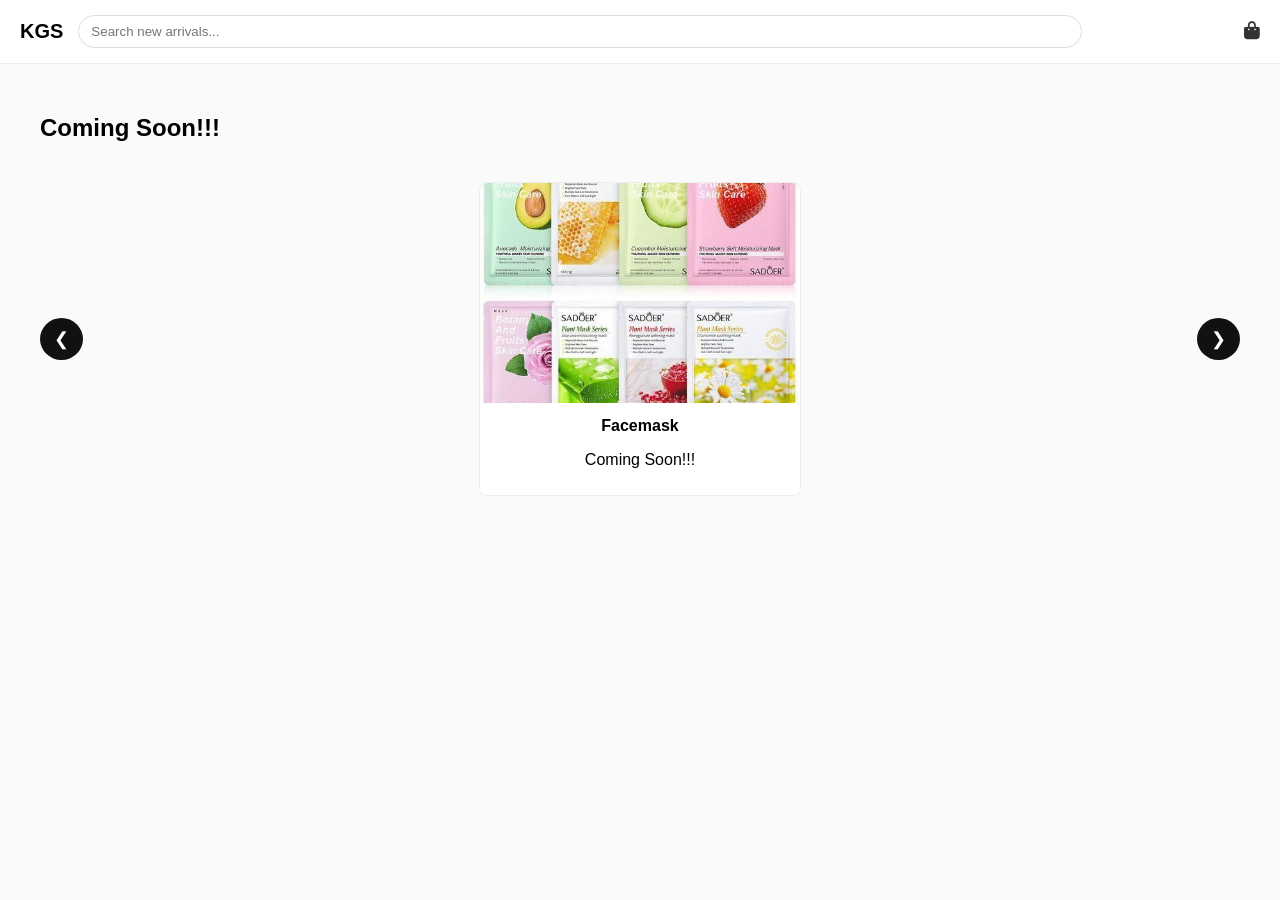
<file: new.html>
<!DOCTYPE html>
<html lang="en">
<head>
  <meta charset="UTF-8" />
  <meta name="viewport" content="width=device-width, initial-scale=1.0"/>
  <title>New Arrivals - KGS</title>
  <link rel="stylesheet" href="https://cdnjs.cloudflare.com/ajax/libs/font-awesome/6.5.0/css/all.min.css"/>
  <link rel="icon" type="image/png" href="favicon.jpg">
  <style>
    body {
      margin: 0;
      font-family: Arial, sans-serif;
      background: #fafafa;
    }

    header {
      background: #fff;
      border-bottom: 1px solid #eee;
      padding: 15px 20px;
      display: flex;
      justify-content: space-between;
      align-items: center;
    }

    header .brand {
      font-size: 20px;
      font-weight: bold;
    }

    header .search-bar {
      flex: 1;
      margin: 0 15px;
    }

    header .search-bar input {
      width: 85%;
      padding: 8px 12px;
      border-radius: 20px;
      border: 1px solid #ddd;
    }

    header .icons a {
      color: #333;
      font-size: 18px;
    }

    .products-section {
      max-width: 1200px;
      margin: 30px auto;
      padding: 0 15px;
    }

    .products-header {
      display: flex;
      justify-content: space-between;
      align-items: center;
      margin-bottom: 20px;
    }

    /* ===== SLIDER STYLES (ONLY CHANGE) ===== */
    .product-grid {
      position: relative;
      display: flex;
      justify-content: center;
      align-items: center;
      overflow: hidden;
    }

    .product-card {
      display: none;
      width: 320px;
      background: #fff;
      border: 1px solid #eee;
      border-radius: 8px;
      text-align: center;
      padding-bottom: 10px;
    }

    .product-card.active {
      display: block;
    }

    .product-card img {
      width: 100%;
      height: 220px;
      object-fit: cover;
      border-radius: 8px 8px 0 0;
    }

    .product-card h4 {
      margin: 10px 0 5px;
    }

    .product-card button {
      padding: 8px 15px;
      border: none;
      border-radius: 20px;
      background: #111;
      color: #fff;
      cursor: pointer;
    }

    .slider-btn {
      position: absolute;
      top: 50%;
      transform: translateY(-50%);
      background: #111;
      color: #fff;
      border: none;
      padding: 10px 14px;
      font-size: 18px;
      cursor: pointer;
      border-radius: 50%;
    }

    .slider-prev { left: 0; }
    .slider-next { right: 0; }

    .slider-btn:hover {
      background: #333;
    }
  </style>
</head>

<body>

<header>
  <span class="brand">KGS</span>
  <div class="search-bar">
    <input type="text" placeholder="Search new arrivals...">
  </div>
  <div class="icons">
    <a href="cart.html"><i class="fa-solid fa-bag-shopping"></i></a>
  </div>
</header>

<div class="products-section">
  <div class="products-header">
    <h2>Coming Soon!!!</h2>
  </div>

  <div class="product-grid">
    <button class="slider-btn slider-prev">&#10094;</button>

    <div class="product-card">
      <img src="image1.jpeg" alt="Silk Scarf">
      <h4>Facemask</h4>
      <p>Coming Soon!!!</p>
      
    </div>

    <div class="product-card">
      <img src="image2.jpeg" alt="Luxury Perfume">
      <h4>Knuckle Rings</h4>
      <p>Coming Soon!!!</p>
      
    </div>

    <div class="product-card">
      <img src="image3.jpeg" alt="Handmade Necklace">
      <h4>Vine Leaf</h4>
      <p>Coming Soon!!!</p>
     
    </div>

    <div class="product-card">
      <img src="image4.jpeg" alt="Designer Lip Gloss">
      <h4>Aesthetic Wall Collage</h4>
      <p>Coming Soon!!!</p>
      
    </div>

    <button class="slider-btn slider-next">&#10095;</button>
  </div>
</div>

<script>
  const cards = document.querySelectorAll(".product-card");
  const nextBtn = document.querySelector(".slider-next");
  const prevBtn = document.querySelector(".slider-prev");

  let currentIndex = 0;

  function showSlide(index) {
    cards.forEach(card => card.classList.remove("active"));
    cards[index].classList.add("active");
  }

  nextBtn.addEventListener("click", () => {
    currentIndex = (currentIndex + 1) % cards.length;
    showSlide(currentIndex);
  });

  prevBtn.addEventListener("click", () => {
    currentIndex = (currentIndex - 1 + cards.length) % cards.length;
    showSlide(currentIndex);
  });

  setInterval(() => {
    currentIndex = (currentIndex + 1) % cards.length;
    showSlide(currentIndex);
  }, 3000);

  showSlide(currentIndex);
</script>

</body>
</html>
</file>
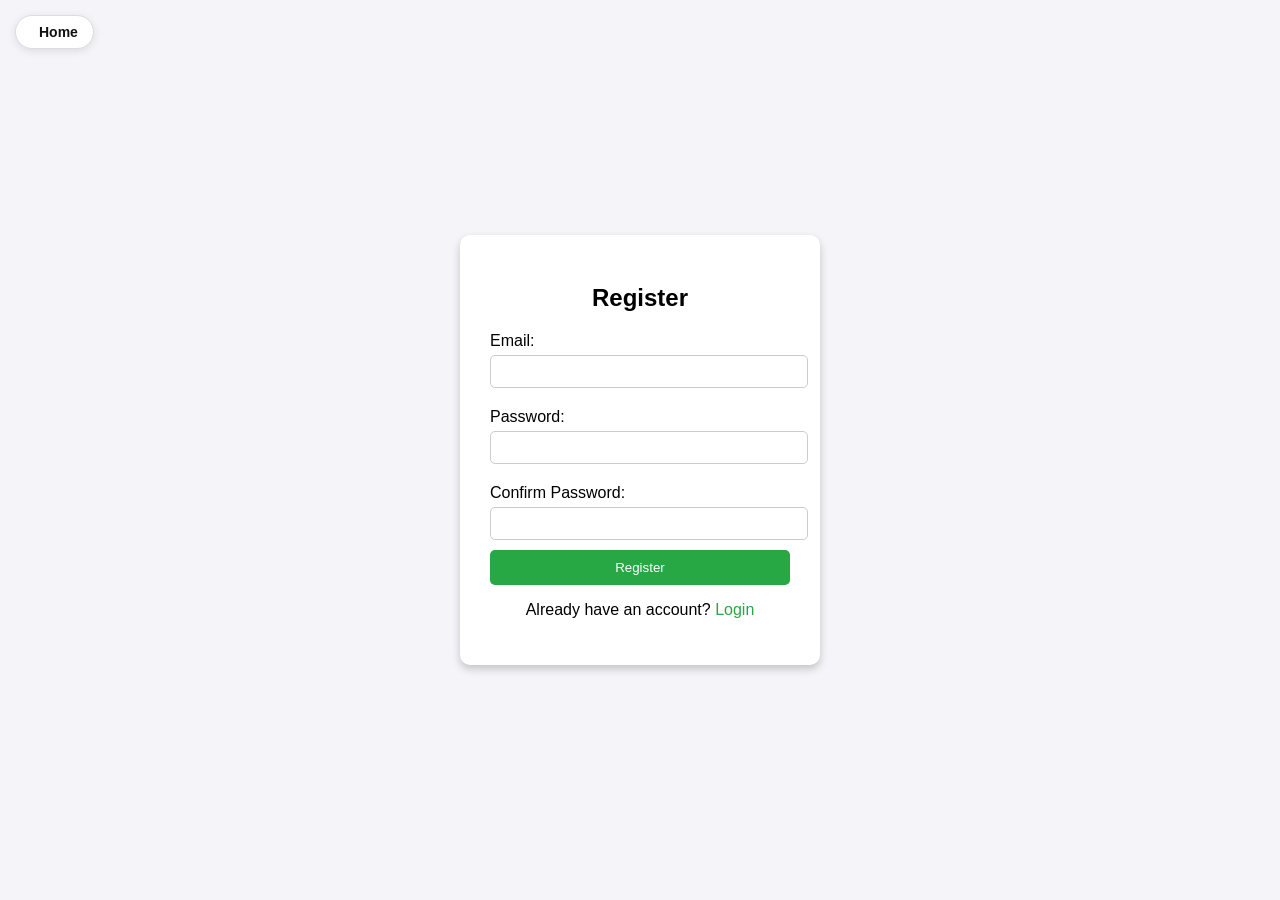
<file: register.html>
<!DOCTYPE html>
<html lang="en">
<head>
  <meta charset="UTF-8">
  <meta name="viewport" content="width=device-width, initial-scale=1.0">
  <title>Register - K.G.S</title>
  <link rel="icon" type="image/png" href="favicon.jpg">
  <style>
    body {
      font-family: Arial, sans-serif;
      background: #f4f4f9;
      display: flex;
      justify-content: center;
      align-items: center;
      height: 100vh;
      margin: 0;
    }
    .container {
      background: white;
      padding: 30px;
      border-radius: 10px;
      box-shadow: 0 4px 8px rgba(0,0,0,0.2);
      width: 300px;
    }
    h2 {
      text-align: center;
      margin-bottom: 20px;
    }
    label {
      display: block;
      margin: 10px 0 5px;
    }
    input {
      width: 100%;
      padding: 8px;
      margin-bottom: 10px;
      border-radius: 5px;
      border: 1px solid #ccc;
    }
    button {
      width: 100%;
      padding: 10px;
      background: #28a745;
      color: white;
      border: none;
      border-radius: 5px;
      cursor: pointer;
    }
    button:hover {
      background: #218838;
    }
    .error {
      color: red;
      font-size: 0.8rem;
      margin-bottom: 8px;
    }
    .link {
      text-align: center;
      margin-top: 10px;
    }
    .link a {
      color: #28a745;
      text-decoration: none;
    }
    .back-home {
  display: inline-flex;
  align-items: center;
  gap: 8px;
  text-decoration: none;
  color: #111;
  font-weight: 600;
  font-size: 14px;
  background: #fff;
  border: 1px solid #ddd;
  border-radius: 25px;
  padding: 8px 15px;
  position: fixed;
  top: 15px;
  left: 15px;
  box-shadow: 0 2px 8px rgba(0, 0, 0, 0.1);
  transition: background 0.3s ease, color 0.3s ease;
  z-index: 1000;
}

.back-home i {
  font-size: 16px;
}

.back-home:hover {
  background: #111;
  color: #fff;
}

  </style>
</head>
<body>
  <!-- Back to Home Button -->
<a href="index.html" class="back-home">
  <i class="fa-solid fa-arrow-left"></i> Home
</a>

  <div class="container">
    <h2>Register</h2>
    <form id="registerForm">
      <label>Email:</label>
      <input type="email" id="registerEmail" required>
      <small class="error" id="registerEmailError"></small>

      <label>Password:</label>
      <input type="password" id="registerPassword" required>
      <small class="error" id="registerPasswordError"></small>

      <label>Confirm Password:</label>
      <input type="password" id="confirmPassword" required>
      <small class="error" id="confirmPasswordError"></small>

      <button type="submit">Register</button>
    </form>
    <div class="link">
      <p>Already have an account? <a href="login.html">Login</a></p>
    </div>
  </div>

  <script>
    document.getElementById("registerForm").addEventListener("submit", function(e) {
      e.preventDefault();
      let email = document.getElementById("registerEmail").value;
      let password = document.getElementById("registerPassword").value;
      let confirm = document.getElementById("confirmPassword").value;
      let valid = true;

      document.getElementById("registerEmailError").innerText = "";
      document.getElementById("registerPasswordError").innerText = "";
      document.getElementById("confirmPasswordError").innerText = "";

      if (!email.includes("@")) {
        document.getElementById("registerEmailError").innerText = "Enter a valid email!";
        valid = false;
      }

      if (password.length < 6) {
        document.getElementById("registerPasswordError").innerText = "Password must be at least 6 characters!";
        valid = false;
      }

      if (password !== confirm) {
        document.getElementById("confirmPasswordError").innerText = "Passwords do not match!";
        valid = false;
      }

      if (valid) {
        alert("Registration successful! 🎉 (Demo only)");
        window.location.href = "login.html"; // redirect to login
      }
    });
  </script>
</body>
</html>
</file>
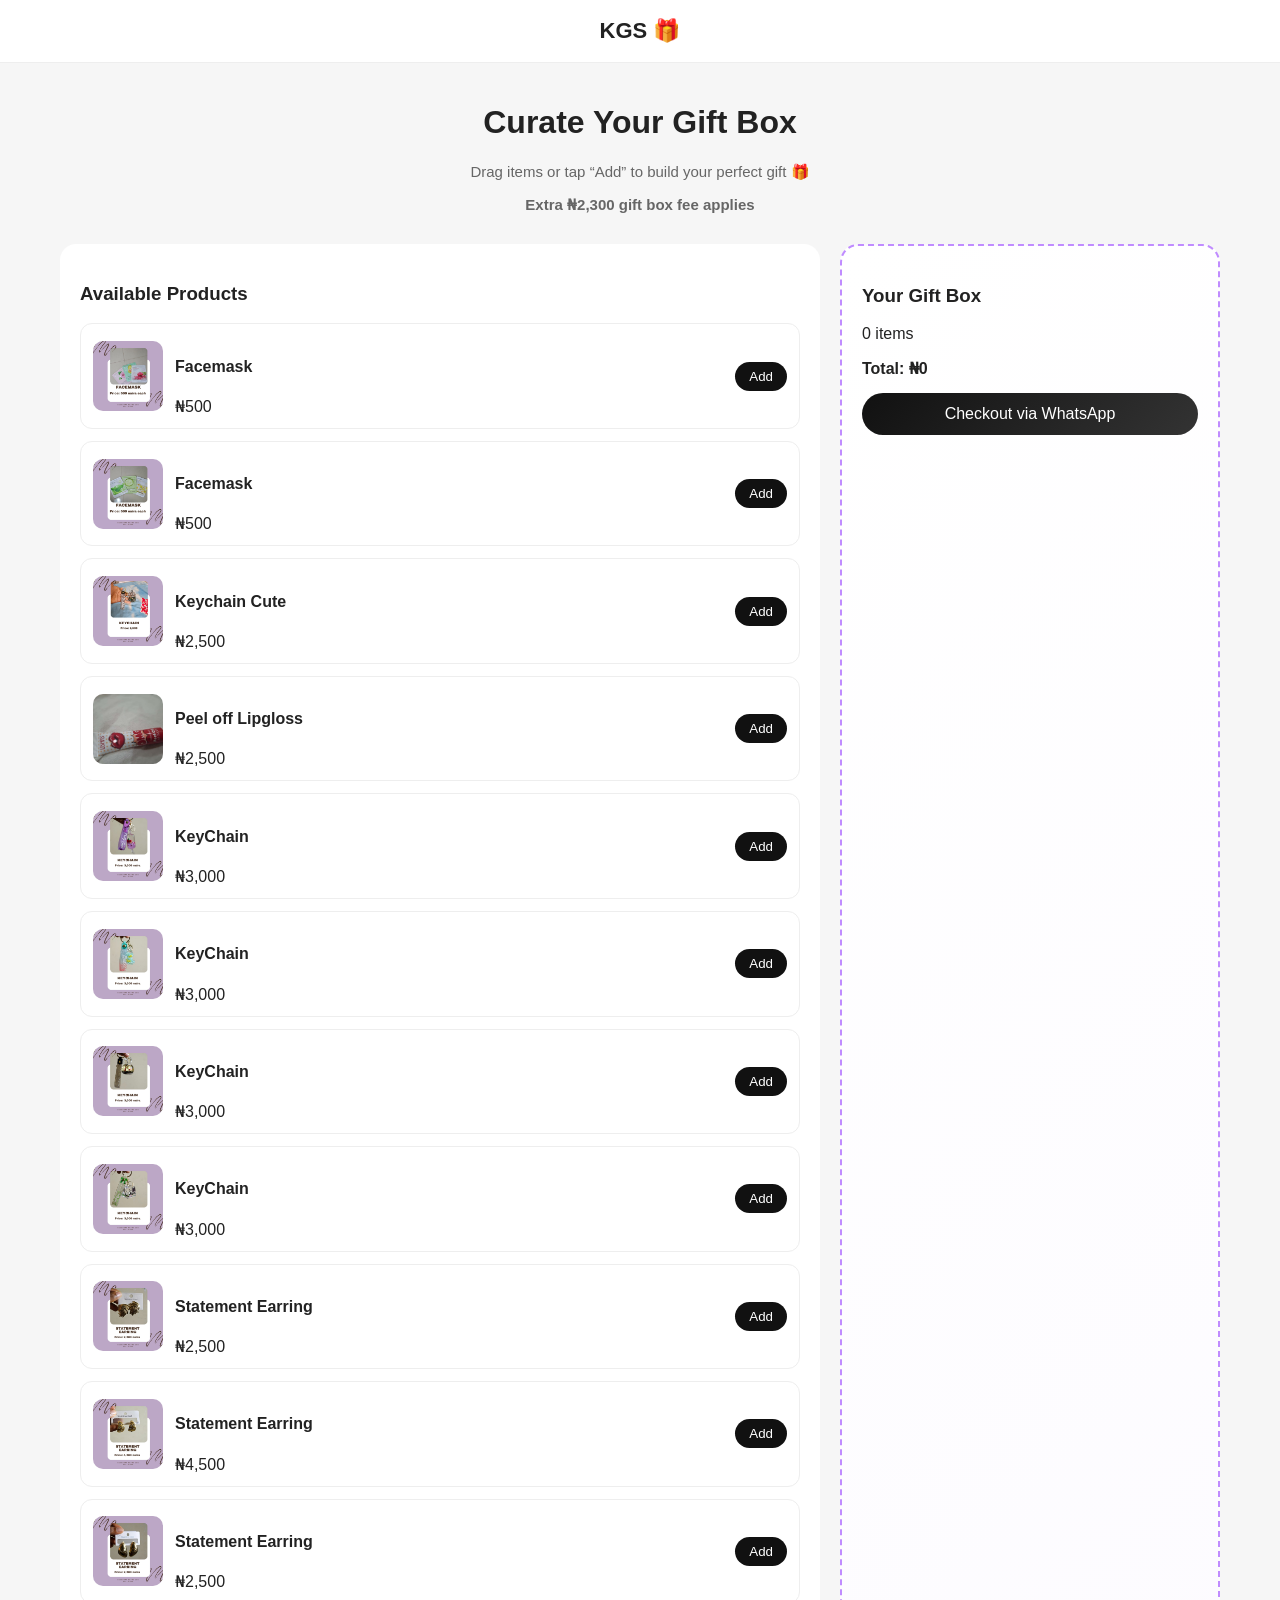
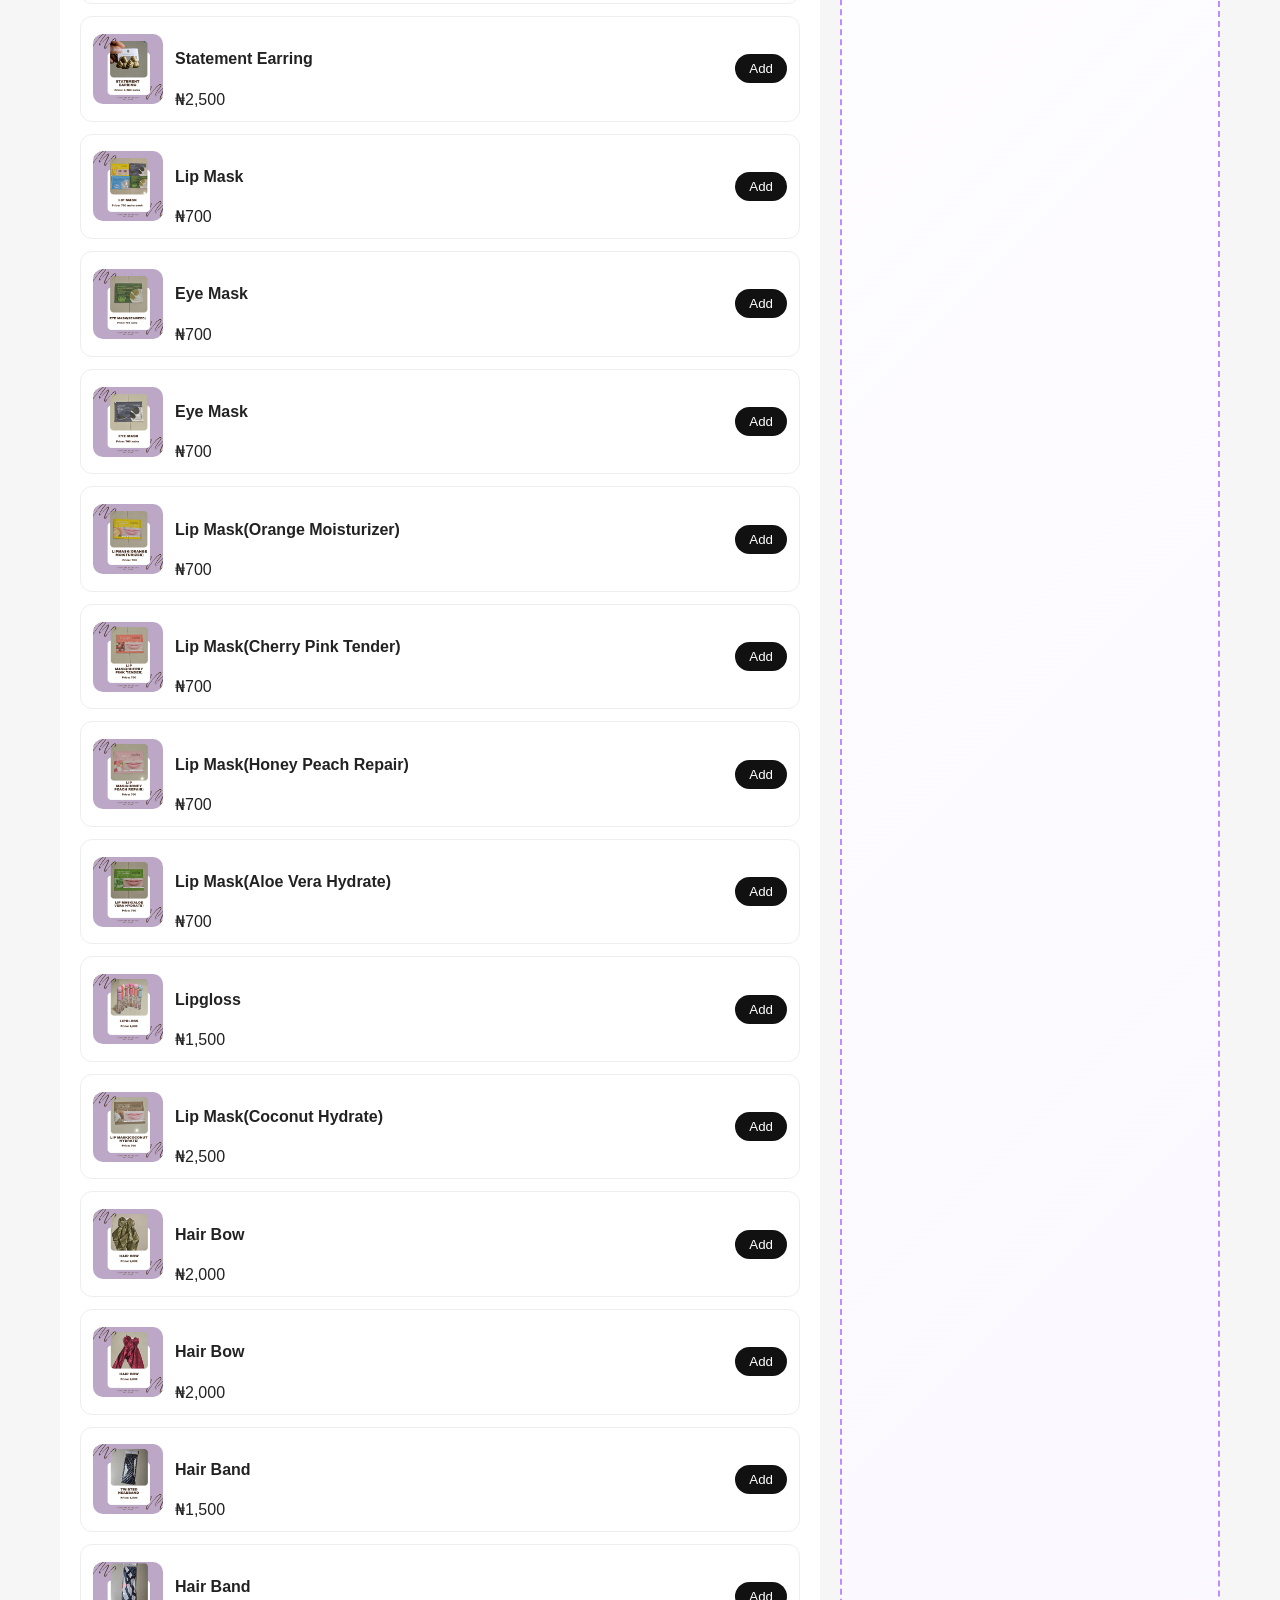
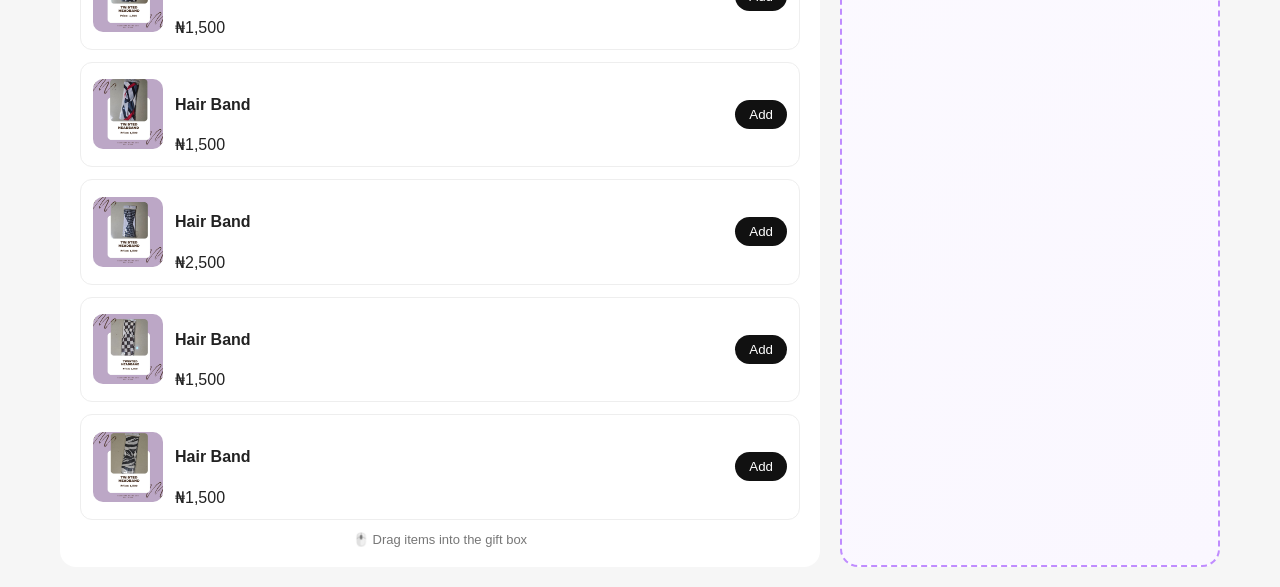
<file: sale.html>
<!DOCTYPE html>
<html lang="en">
<head>
<meta charset="UTF-8">
<title>Build Your Gift Box | KGS</title>
<meta name="viewport" content="width=device-width, initial-scale=1.0">
<link rel="icon" type="image/png" href="favicon.jpg">

<style>
:root {
  --primary: #111;
  --accent: #c08cff;
  --bg: #f6f6f6;
  --card: #ffffff;
}

* { box-sizing: border-box; }

body {
  margin: 0;
  font-family: "Segoe UI", Arial, sans-serif;
  background: var(--bg);
  color: #222;
}

/* HEADER */
.header {
  background: var(--card);
  padding: 18px;
  text-align: center;
  font-weight: 700;
  font-size: 22px;
  border-bottom: 1px solid #eee;
}

/* PAGE */
.page {
  max-width: 1200px;
  margin: auto;
  padding: 20px;
}

.intro {
  text-align: center;
  margin-bottom: 30px;
}

.intro p {
  color: #666;
  font-size: 15px;
}

/* LAYOUT */
.builder {
  display: grid;
  grid-template-columns: 2fr 1fr;
  gap: 20px;
}

@media (max-width: 900px) {
  .builder { grid-template-columns: 1fr; }
}

/* PRODUCTS */
.products {
  background: var(--card);
  padding: 20px;
  border-radius: 16px;
}

.product {
  display: flex;
  align-items: center;
  gap: 12px;
  padding: 12px;
  border-radius: 12px;
  border: 1px solid #eee;
  margin-bottom: 12px;
  cursor: grab;
  transition: .2s;
}

.product:hover {
  transform: translateY(-2px);
  box-shadow: 0 8px 20px rgba(0,0,0,.08);
}

.product img {
  width: 70px;
  height: 70px;
  object-fit: cover;
  border-radius: 10px;
}

.product-info { flex: 1; }

.product button {
  background: var(--primary);
  color: #fff;
  border: none;
  padding: 7px 14px;
  border-radius: 20px;
  cursor: pointer;
}

/* GIFT BOX */
.giftbox {
  background: linear-gradient(135deg, #fff, #faf7ff);
  padding: 20px;
  border-radius: 18px;
  border: 2px dashed var(--accent);
}

.giftbox ul {
  list-style: none;
  padding: 0;
}

.giftbox li {
  display: flex;
  justify-content: space-between;
  background: #fff;
  padding: 8px 10px;
  border-radius: 10px;
  margin-bottom: 8px;
}

.remove {
  color: crimson;
  cursor: pointer;
  font-weight: bold;
}

.total {
  margin-top: 12px;
  font-weight: 700;
}

.checkout {
  margin-top: 15px;
  width: 100%;
  padding: 12px;
  border-radius: 30px;
  border: none;
  background: linear-gradient(135deg, #111, #333);
  color: #fff;
  font-size: 16px;
  cursor: pointer;
}

.drag-hint {
  font-size: 13px;
  color: #777;
  text-align: center;
}
</style>
</head>

<body>

<div class="header">KGS 🎁</div>

<div class="page">
  <div class="intro">
    <h1>Curate Your Gift Box</h1>
    <p>Drag items or tap “Add” to build your perfect gift 🎁</p>
    <p><strong>Extra ₦2,300 gift box fee applies</strong></p>
  </div>

  <div class="builder">

    <!-- PRODUCTS -->
    <div class="products">
      <h3>Available Products</h3>
      <div id="productList"></div>
      <div class="drag-hint">🖱️ Drag items into the gift box</div>
    </div>

    <!-- GIFT BOX -->
    <div class="giftbox" ondrop="drop(event)" ondragover="allowDrop(event)">
      <h3>Your Gift Box</h3>
      <div><span id="count">0</span> items</div>
      <ul id="boxItems"></ul>
      <div class="total">Total: ₦<span id="total">0</span></div>
      <button class="checkout" onclick="checkout()">Checkout via WhatsApp</button>
    </div>

  </div>
</div>

<script>
/* ----------------------------------
   LOAD PRODUCTS
---------------------------------- */
const products = JSON.parse(localStorage.getItem("products")) || [
  { id:1, name:"Facemask", price:500, category:"Facemask", image:"face.jpg", description:"Soft and comfortable for the face." },
  { id:2, name:"Facemask", price:500, category:"Facemask", image:"fm.jpg", description:"Soft and smooth feeling." },
 /** { id:3, name:"Necklace Elegant", price:2500, category:"Necklace", image:"necklace.jpg", description:"Gold-plated necklace." },
  { id:4, name:"Earrings Cute", price:2500, category:"Earring", image:"earing.jpg", description:"Stylish hoop earrings." },
  { id:5, name:"Bracelet Charm", price:4500, category:"Bracelet", image:"charm bracelet.jpg", description:"Beaded charm bracelet." }, 
  { id:6, name:"Lipgloss Shine", price:1500, category:"Lipgloss", image:"lipgloss.jpg", description:"High-shine lipgloss." },
  { id:7, name:"Lipliner Smooth", price:500, category:"Lipliner", image:"lipliner.jpg", description:"Long-lasting lipliner." }, **/
  { id:8, name:"Keychain Cute", price:2500, category:"Keychain", image:"keychain.jpg", description:"Gift-ready keychain." },
  /**{ id:9, name:"Floral Claw", price:2000, category:"Claw Clip", image:"Floral claw clip.jpg", description:"Easy to use head clip." }, 
  { id:10, name:"Claw Clip", price:2000, category:"Claw Clip", image:"claw.jpg", description:"Easy to use head clip." }, **/
  /**{ id:11, name:"Arm Candy", price:3500, category:"Arm Candy", image:"arm candy.jpg", description:"Stylish arm candy that elevate any outfit." }, 
  { id:12, name:"Claw Clip", price:2000, category:"Claw Clip", image:"clip.jpg", description:"BRB." },
  { id:13, name:"Floral Claw Clip", price:2500, category:"Claw Clip", image:"flo clip.jpg", description:"Perfect for you❤️." }, 
  { id:14, name:"Dainty Necklace Gold", price:3500, category:"Necklace", image:"density necklace.jpg", description:"Matches any dress." },
  { id:15, name:"Dainty Necklace", price:3500, category:"Necklace", image:"dainty2.jpg", description:"Matches any dress." },
  { id:16, name:"Peel off Lipgloss", price:2500, category:"Lipgloss", image:"lipgloss remove.jpg", description:"Perfect for your lips." },
  { id:17, name:"Floral Earring", price:2500, category:"Earring", image:"floral earring.jpg", description:"Matches any dress." },
  { id:18, name:"Acrylic Earring", price:1000, category:"Earring", image:"earri ng.jpg", description:"Matches any dress." },
  /**{ id:19, name:"Lipliner", price:500, category:"Lipliner", image:"2lip.jpg", description:"Brings out the shape of your lips." }, **/
  { id:20, name:"Peel off Lipgloss", price:2500, category:"Lipgloss", image:"lipliner remover2.jpg", description:"Perfect for your lips." },
  /**{ id:21, name:"Peel off Lipgloss", price:2500, category:"Lipgloss", image:"lipliner remover2.jpg", description:"BRB." }, **/ 
  { id:22, name:"KeyChain", price:3000, category:"KeyChain", image:"22.jpg", description:"Fashionable keychain for you." },
  { id:23, name:"KeyChain", price:3000, category:"KeyChain", image:"23.jpg", description:"Fashionable keychain for you." },
  { id:24, name:"KeyChain", price:3000, category:"KeyChain", image:"24.jpg", description:"Fashionable keychain for you." },
  { id:25, name:"KeyChain", price:3000, category:"KeyChain", image:"25.jpg", description:"Fashionable keychain for you." },
  { id:26, name:"Statement Earring", price:2500, category:"Earring", image:"26.jpg", description:"Matches any dress." },
  { id:27, name:"Statement Earring", price:4500, category:"Earring", image:"27.jpg", description:"Matches any dress." },
  { id:28, name:"Statement Earring", price:2500, category:"Earring", image:"28.jpg", description:"Matches any dress." },
  { id:29, name:"Statement Earring", price:2500, category:"Earring", image:"29.jpg", description:"Matches any dress." },
  /** { id:30, name:"Peel off Lipgloss", price:2500, category:"Lipgloss", image:"30.jpg", description:"BRB." }, **/
  { id:31, name:"Lip Mask", price:700, category:"Lip Mask", image:"31.jpg", description:"Nourish and repair your lips." },
  { id:32, name:"Eye Mask", price:700, category:"Eye Mask", image:"32.jpg", description:"Treat the delicate skin around your eyes." },
  { id:33, name:"Eye Mask", price:700, category:"Eye Mask", image:"33.jpg", description:"Treat the delicate skin around your eyes." },
  { id:34, name:"Lip Mask(Orange Moisturizer)", price:700, category:"Lip Mask", image:"34.jpg", description:"Nourish and repair your lips." },
  { id:35, name:"Lip Mask(Cherry Pink Tender)", price:700, category:"Lip Mask", image:"35.jpg", description:"Nourish and repair your lips." },
  { id:36, name:"Lip Mask(Honey Peach Repair)", price:700, category:"Lip Mask", image:"36.jpg", description:"Nourish and repair your lips." },
  { id:37, name:"Lip Mask(Aloe Vera Hydrate)", price:700, category:"Lip Mask", image:"37.jpg", description:"Nourish and repair your lips." },
  { id:38, name:"Lipgloss", price:1500, category:"Lipgloss", image:"38.jpg", description:"Suitable for your lips." },
  { id:39, name:"Lip Mask(Coconut Hydrate)", price:2500, category:"Lip Mask", image:"39.jpg", description:"Nourish and repair your lips." },
  { id:40, name:"Hair Bow", price:2000, category:"Hair Bow", image:"40.jpg", description:"Style your hair with fashionable Hair bow." },
  { id:41, name:"Hair Bow", price:2000, category:"Hair Bow", image:"41.jpg", description:"Style your hair with fashionable Hair bow" },
  { id:42, name:"Hair Band", price:1500, category:"Hair Band", image:"42.jpg", description:"Style your hair with fashionable Hair band." },
  { id:43, name:"Hair Band", price:1500, category:"Hair Band", image:"43.jpg", description:"Style your hair with fashionable Hair band." },
  { id:44, name:"Hair Band", price:1500, category:"Hair Band", image:"44.jpg", description:"Style your hair with fashionable Hair band." },
  { id:45, name:"Hair Band", price:2500, category:"Hair Band", image:"45.jpg", description:"Style your hair with fashionable Hair band." },
 /** { id:46, name:"Floral Claw Clip", price:2500, category:"Claw Clip", image:"46.jpg", description:"Style your hair with fashionable Claw clip." },**/
  { id:47, name:"Hair Band", price:1500, category:"Hair Band", image:"47.jpg", description:"Style your hair with fashionable Hair band." },
  { id:48, name:"Hair Band", price:1500, category:"Hair Band", image:"48.jpg", description:"Style your hair with fashionable Hair band." },
 /** { id:49, name:"Floral Claw Clip", price:2000, category:"Claw Clip", image:"49.jpg", description:"Style your hair with fashionable Claw Clip." },
  { id:50, name:"Floral Claw Clip", price:2000, category:"Claw Clip", image:"50.jpg", description:"Style your hair with fashionable Claw clip." } **/

];

/* ----------------------------------
   STATE
---------------------------------- */
let giftBox = [];
const BOX_FEE = 2300;

/* ----------------------------------
   RENDER PRODUCTS
---------------------------------- */
const productList = document.getElementById("productList");

products.forEach(p => {
  const div = document.createElement("div");
  div.className = "product";
  div.draggable = true;
  div.dataset.id = p.id;

  div.ondragstart = e => e.dataTransfer.setData("id", p.id);

  div.innerHTML = `
    <img src="${p.image}">
    <div class="product-info">
      <h4>${p.name}</h4>
      <span>₦${p.price.toLocaleString()}</span>
    </div>
    <button onclick="addToGiftBox(${p.id})">Add</button>
  `;

  productList.appendChild(div);
});

/* ----------------------------------
   GIFT BOX LOGIC
---------------------------------- */
function addToGiftBox(id) {
  const product = products.find(p => p.id == id);
  giftBox.push(product);
  updateUI();
}

function removeItem(index) {
  giftBox.splice(index, 1);
  updateUI();
}

function updateUI() {
  const list = document.getElementById("boxItems");
  const totalEl = document.getElementById("total");
  const countEl = document.getElementById("count");

  list.innerHTML = "";
  let total = 0;

  giftBox.forEach((item, i) => {
    total += item.price;
    const li = document.createElement("li");
    li.innerHTML = `
      ${item.name}
      <span class="remove" onclick="removeItem(${i})">✕</span>
    `;
    list.appendChild(li);
  });

  if (giftBox.length > 0) {
    total += BOX_FEE;
  }

  totalEl.textContent = total.toLocaleString();
  countEl.textContent = giftBox.length;
}

/* ----------------------------------
   DRAG & DROP
---------------------------------- */
function allowDrop(e) { e.preventDefault(); }
function drop(e) {
  e.preventDefault();
  addToGiftBox(e.dataTransfer.getData("id"));
}

/* ----------------------------------
   WHATSAPP CHECKOUT
---------------------------------- */
function checkout() {
  if (!giftBox.length) {
    alert("Your gift box is empty");
    return;
  }

  let msg = "Hello, I want to order a custom gift box:%0A";
  let total = 0;

  giftBox.forEach(p => {
    msg += `- ${p.name} (₦${p.price})%0A`;
    total += p.price;
  });

  total += BOX_FEE;

  msg += `%0AGift Box Fee: ₦${BOX_FEE.toLocaleString()}`;
  msg += `%0ATotal: ₦${total.toLocaleString()}`;

  window.open(
    "https://wa.me/2347086445140?text=" + msg,
    "_blank"
  );
}
</script>

</body>
</html>
</file>
<file: style.css>
body {
  margin: 0;
  font-family: Arial, sans-serif;
  background: linear-gradient(135deg, #fbc2eb, #a6c1ee);
}

/* RESET */
* {
  margin: 0;
  padding: 0;
  box-sizing: border-box;
}

body {
  font-family: Arial, sans-serif;
}

/* HEADER */
header {
  display: flex;
  align-items: center;
  justify-content: space-between;
  background: #a46593;
  padding: 10px 20px;
  position: relative;
}

.logo img {
  height: 50px;
  width: auto;
}

/* SEARCH ICON + BAR */
.search-container {
  position: relative;
  display: flex;
  align-items: center;
  justify-content: center;
}

.search-icon {
  font-size: 22px;
  cursor: pointer;
  margin: 0 15px;
}

/* Hidden by default */
.search-bar {
  display: none;
  position: absolute;
  top: 50px; /* below icon */
  right: 0;
  background: rgb(189, 155, 155);
  padding: 5px;
  border-radius: 5px;
  box-shadow: 0px 2px 6px rgba(0,0,0,0.2);
  z-index: 100;
}

/* USER ACTIONS */
.user-actions {
  display: flex;
  align-items: center;
  gap: 10px;
}

.user-actions a {
  text-decoration: none;
  color: #000;
  margin-right: 10px;
}

/* NAVIGATION */
nav {
  background: #e89d9d;
}

nav ul {
  list-style: none;
  display: flex;
  justify-content: center;
  gap: 25px;
  padding: 10px 0;
}

nav a {
  text-decoration: none;
  color: #333;
  font-weight: bold;
}

/* HERO SECTION */
.hero {
  display: flex;
  align-items: center;
  justify-content: space-between;
  padding: 40px 20px;
}

.hero img {
  width: 30%;
  height: auto;
}

.hero-text {
  text-align: center;
}

.hero-text h2 {
  font-size: 2rem;
  margin-bottom: 10px;
}

.hero-text p {
  margin-bottom: 15px;
  color: #555;
}

.hero-text button {
  padding: 10px 20px;
  background: #000;
  color: #a18888;
  border: none;
  border-radius: 5px;
  cursor: pointer;
}

.hero-text button:hover {
  background: #333;
}
/* PRODUCT DETAILS PAGE */
.product-details {
  display: flex;
  flex-wrap: wrap;
  gap: 40px;
  padding: 40px 20px;
  align-items: flex-start;
}

.product-image {
  flex: 1 1 400px;
  text-align: center;
}

.product-image img {
  max-width: 50%;
  border-radius: 12px;
  box-shadow: 0px 2px 6px rgba(0,0,0,0.2);
}

.product-info {
  flex: 1 1 400px;
}

.product-info h2 {
  font-size: 2rem;
  margin-bottom: 10px;
}

.product-info .price {
  font-size: 1.5rem;
  font-weight: bold;
  color: #d34eb0;
  margin-bottom: 15px;
}

.product-info .description {
  font-size: 1rem;
  margin-bottom: 20px;
}

.add-to-cart {
  padding: 10px 20px;
  background: #d34eb0;
  color: #fff;
  border: none;
  border-radius: 5px;
  cursor: pointer;
  font-size: 1rem;
}

.add-to-cart:hover {
  background: #a83a8d;
}

.back-link {
  display: inline-block;
  margin-top: 20px;
  color: #333;
  text-decoration: none;
}

.back-link:hover {
  text-decoration: underline;
}
nav ul li a.active {
  background: #d34eb0;
  color: #fff;
  border-radius: 5px;
  padding: 5px 10px;
}
nav ul li a {
  color: #333;
  text-decoration: none;
  padding: 8px 15px;
  transition: 0.3s ease;
}

nav ul li a:hover {
  background: #f3d6ef;
  color: #d34eb0;
  border-radius: 5px;
}
<style>
  footer {
    background: #111;
    color: #fff;
    text-align: center;
    padding: 30px 20px;
    margin-top: 50px;
  }
  .footer-socials a {
    color: #fff;
    text-decoration: none;
    margin: 0 8px;
    transition: color 0.3s;
  }
  .footer-socials a:hover {
    color: #f39c12;
  }
  .footer-counters {
    display: flex;
    justify-content: center;
    gap: 40px;
    margin: 20px 0;
  }
  .counter-box h3 {
    font-size: 2rem;
    margin: 0;
    color: #f39c12;
  }
  .counter-box p {
    margin: 5px 0 0;
    font-size: 14px;
  }
  .footer-copy {
    margin-top: 15px;
    font-size: 12px;
    color: #aaa;
  }
</style>
/* Basic animation classes */
.fade-in {
  opacity: 0;
  transform: translateY(20px);
  transition: opacity 1s ease, transform 1s ease;
}

.fade-in.show {
  opacity: 1;
  transform: translateY(0);
}

.slide-in-left {
  opacity: 0;
  transform: translateX(-50px);
  transition: opacity 1s ease, transform 1s ease;
}

.slide-in-left.show {
  opacity: 1;
  transform: translateX(0);
}

.slide-in-right {
  opacity: 0;
  transform: translateX(50px);
  transition: opacity 1s ease, transform 1s ease;
}

.slide-in-right.show {
  opacity: 1;
  transform: translateX(0);
}
nav ul li a[href="cart.html"] {
  background: #4CAF50;
  color: white;
  padding: 8px 15px;
  border-radius: 6px;
  transition: background 0.3s ease;
}

nav ul li a[href="cart.html"]:hover {
  background: #388E3C;
}

/* Nav styling */
nav ul {
  display: flex;
  align-items: center;
  list-style: none;
  padding: 10px;
  background: #ebecef;
}

/* Search container */
.search-container {
  flex: 1;
  display: flex;
  justify-content: center;
}

#search-bar {
  padding: 6px 10px;
  border: 1px solid #ccc;
  border-radius: 20px 0 0 20px;
  outline: none;
  width: 250px;
}

#search-btn {
  padding: 6px 12px;
  border: 1px solid #ccc;
  border-left: none;
  background: #ff69b4;
  color: white;
  border-radius: 0 20px 20px 0;
  cursor: pointer;
  transition: background 0.3s ease;
}

#search-btn:hover {
  background: #e05a9f;
}
/* Dropdown */
.dropdown {
  position: relative;
}

.dropdown a {
  padding: 10px;
  display: block;
  text-decoration: none;
  color: #333;
}

.dropdown-content {
  display: none;
  position: absolute;
  background: #fff;
  min-width: 180px;
  box-shadow: 0 4px 6px rgba(0,0,0,0.1);
  z-index: 1000;
  border-radius: 5px;
  overflow: hidden;
}

.dropdown-content li a {
  padding: 10px;
  display: block;
  color: #333;
  transition: background 0.3s;
}

.dropdown-content li a:hover {
  background: #ff69b4;
  color: #fff;
}

/* Show dropdown on hover */
.dropdown:hover .dropdown-content {
  display: block;
}
/* Modal background */
.modal {
  display: none; 
  position: fixed; 
  z-index: 1000; 
  left: 0;
  top: 0;
  width: 100%;
  height: 100%;
  overflow: auto;
  background-color: rgba(0,0,0,0.6);
}

/* Modal content */
.modal-content {
  background: #fff;
  margin: 10% auto;
  padding: 20px;
  border-radius: 10px;
  width: 400px;
  text-align: center;
  animation: fadeIn 0.3s ease;
}

.modal-content img {
  width: 100%;
  border-radius: 8px;
  margin-bottom: 15px;
}

.close {
  position: absolute;
  top: 15px;
  right: 25px;
  font-size: 28px;
  font-weight: bold;
  color: #333;
  cursor: pointer;
}

@keyframes fadeIn {
  from {opacity: 0; transform: scale(0.9);}
  to {opacity: 1; transform: scale(1);}
}

/* Product image hover effect */
.product-image img {
  transition: transform 0.3s ease, box-shadow 0.3s ease;
  cursor: pointer;
}

.product-image img:hover {
  transform: scale(1.05);
  box-shadow: 0 6px 15px rgba(0, 0, 0, 0.2);
}

/* Scroll reveal animation */
.reveal {
  opacity: 0;
  transform: translateY(50px);
  transition: all 0.8s ease-out;
}

.reveal.active {
  opacity: 1;
  transform: translateY(0);
}
/* Active category highlight */
.dropdown-content li a.active {
  background-color: #2c3e50; /* dark navy or your theme color */
  color: #fff;
  font-weight: bold;
  border-radius: 5px;
}
.dropdown-content a.active {
  background-color: #f4a261; /* nice highlight */
  color: white;
  font-weight: bold;
}
#about-us {
  padding: 60px 20px;
  background: #f9f9f9;
  display: flex;
  justify-content: center;
}

.about-container {
  display: flex;
  max-width: 1100px;
  gap: 40px;
  align-items: center;
  flex-wrap: wrap;
}

.about-image img {
  width: 280px;
  height: 280px;
  object-fit: cover;
  border-radius: 50%;
  box-shadow: 0px 5px 15px rgba(0,0,0,0.2);
}

.about-content {
  flex: 1;
}

.about-content h2 {
  font-size: 28px;
  margin-bottom: 15px;
  color: #223344;
}

.about-content p {
  margin-bottom: 15px;
  line-height: 1.6;
  color: #333;
}

.social-links {
  margin-top: 15px;
}

.social-links a {
  display: inline-block;
  margin-right: 15px;
  text-decoration: none;
  color: #223344;
  font-weight: 600;
  transition: 0.3s;
}

.social-links a:hover {
  color: #ff7b54;
}

/* Search Icon Button */
#search-icon {
  background: none;
  border: none;
  font-size: 20px;
  cursor: pointer;
  transition: transform 0.3s ease;
}

#search-icon:hover {
  transform: scale(1.2);
}

/* Search Bar Styling (Same as Product Page) */
.search-container {
  flex: 1;
  display: flex;
  justify-content: center;
}

#home-search-bar {
  padding: 6px 10px;
  border: 1px solid #ccc;
  border-radius: 20px 0 0 20px;
  outline: none;
  width: 250px;
}

#home-search-btn {
  padding: 6px 12px;
  border: 1px solid #ccc;
  border-left: none;
  background: #ff69b4;
  color: white;
  border-radius: 0 20px 20px 0;
  cursor: pointer;
  transition: background 0.3s ease;
}

#home-search-btn:hover {
  background: #e05a9f;
}

.stats {
  display: flex;
  justify-content: center;
  align-items: center;
  gap: 50px;
  padding: 60px 20px;
  background: #f9fafb;
  text-align: center;
}

.stat h2 {
  font-size: 2rem;
  font-weight: 700;
  color: #111;
}

.stat p {
  font-size: 1rem;
  color: #6b7280;
}
/* Stats Section */
.stats {
  display: flex;
  justify-content: space-around;
  align-items: center;
  flex-wrap: wrap; /* allows wrapping on smaller screens */
  background: #f9f9f9;
  padding: 60px 20px;
  text-align: center;
  border-top: 1px solid #eee;
  gap: 20px; /* space between items */
}

.stat {
  flex: 1 1 200px; /* makes each stat box flexible */
  min-width: 200px;
}

.stat h2 {
  font-size: 2.5rem;
  font-weight: bold;
  color: #111;
  margin-bottom: 10px;
}

.stat p {
  font-size: 1rem;
  color: #555;
}

/* Drawer styles */
.category-drawer {
  position: fixed;
  top: 0;
  left: -250px; /* hidden by default */
  width: 250px;
  height: 100%;
  background: #fff;
  box-shadow: 2px 0 5px rgba(0,0,0,0.2);
  padding: 20px;
  transition: left 0.3s ease;
  z-index: 1001;
}

.category-drawer h2 {
  margin-top: 0;
  font-size: 18px;
  margin-bottom: 15px;
}

.category-drawer ul {
  list-style: none;
  padding: 0;
}

.category-drawer li {
  margin: 15px 0;
}

.category-drawer a {
  text-decoration: none;
  color: #333;
  font-size: 16px;
}

.category-drawer a:hover {
  color: #e63946; /* highlight color */
}

/* Close button */
.category-drawer .close-btn {
  background: none;
  border: none;
  font-size: 24px;
  cursor: pointer;
  position: absolute;
  top: 10px;
  right: 15px;
}

/* Overlay */
.overlay {
  position: fixed;
  top: 0;
  left: 0;
  width: 100%;
  height: 100%;
  background: rgba(0,0,0,0.4);
  display: none;
  z-index: 1000;
}

/* Active state */
.category-drawer.active {
  left: 0;
}

.overlay.active {
  display: block;
}

/* Drawer styling */
.category-drawer {
  position: fixed;
  top: 0;
  left: -280px; /* hidden by default */
  width: 280px;
  height: 100%;
  background: #fff;
  box-shadow: 2px 0 10px rgba(0,0,0,0.2);
  padding: 20px;
  transition: left 0.3s ease;
  z-index: 1200;
}
.category-drawer.active { left: 0; }

.category-drawer h3 {
  margin: 0 0 15px;
}

.category-drawer .close-btn {
  position: absolute;
  right: 15px;
  top: 10px;
  background: none;
  border: none;
  font-size: 24px;
  cursor: pointer;
}

.category-drawer ul {
  list-style: none;
  padding: 0;
}
.category-drawer li {
  margin: 12px 0;
}
.category-drawer a {
  text-decoration: none;
  color: #333;
  font-weight: 600;
}

/* Overlay */
.overlay {
  position: fixed;
  inset: 0;
  background: rgba(0,0,0,0.5);
  z-index: 1100;
  display: none;
}
.overlay.active { display: block; }
</file>
